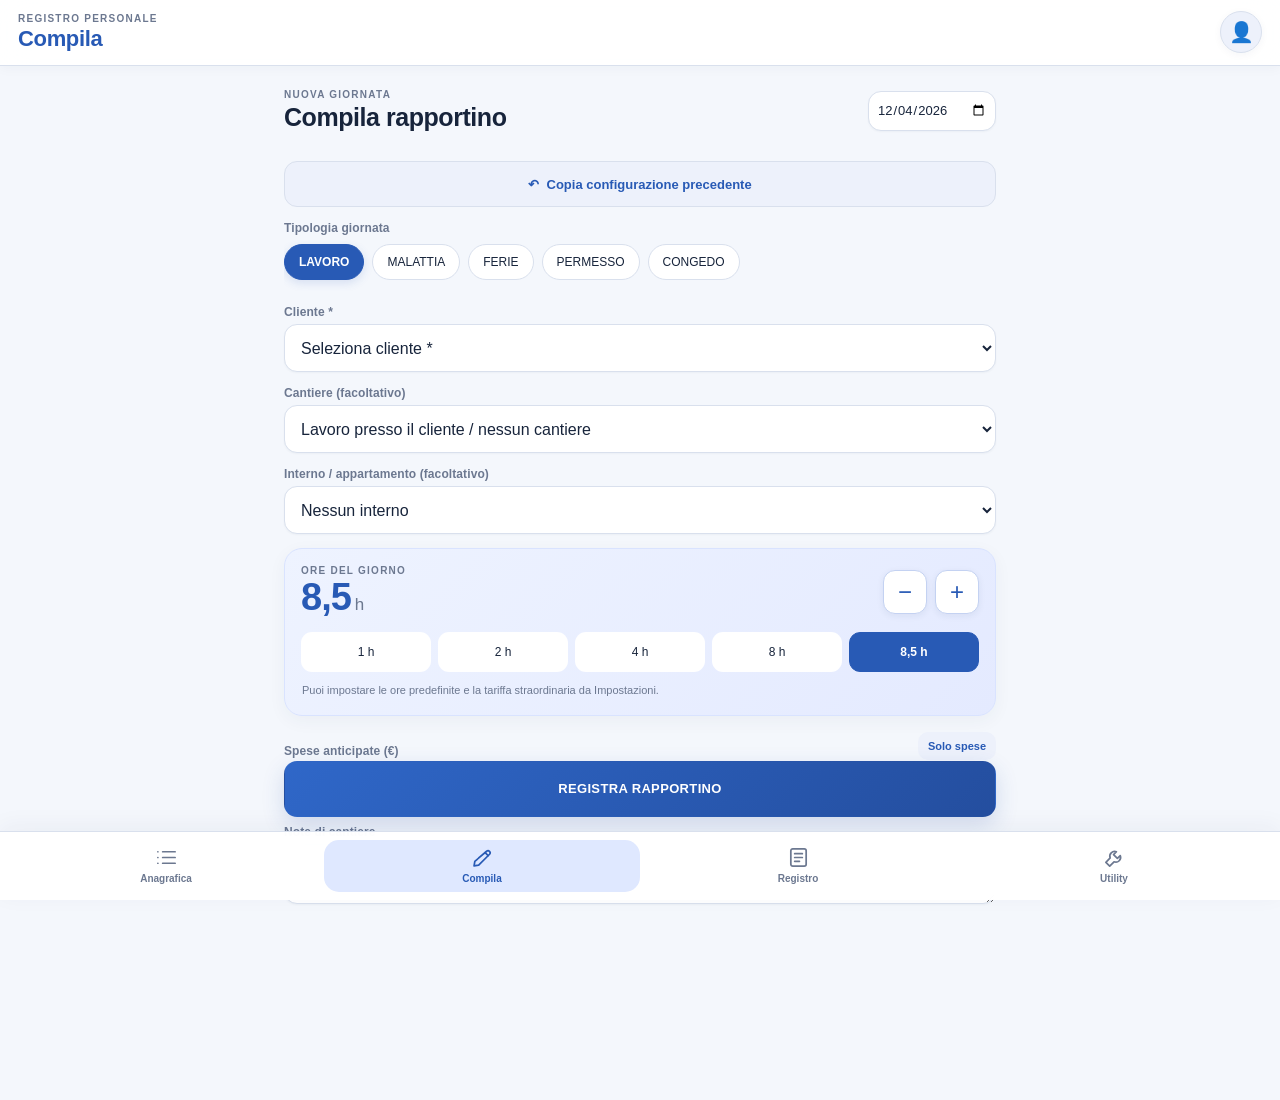
<file: index.html>
<!doctype html>
<html lang="it">
<head>
  <meta charset="utf-8">
  <meta name="viewport" content="width=device-width,initial-scale=1,maximum-scale=1,viewport-fit=cover">
  <meta name="theme-color" content="#f4f7ff" media="(prefers-color-scheme: light)">
  <meta name="theme-color" content="#12151d" media="(prefers-color-scheme: dark)">
  <meta name="apple-mobile-web-app-capable" content="yes">
  <meta name="apple-mobile-web-app-status-bar-style" content="black-translucent">
  <meta name="apple-mobile-web-app-title" content="Registro Ore">
  <title>Registro Ore Cantieri</title>
  <link rel="manifest" href="manifest.json">
  <link rel="icon" href="icon-192.png" type="image/png">
  <link rel="apple-touch-icon" href="apple-touch-icon.png">
  <link rel="stylesheet" href="app.css?v=16">
</head>
<body>
<header class="topbar">
      <div><div class="eyebrow">REGISTRO PERSONALE</div><h1 id="screen-title">Compila</h1></div>
    <button class="profile-button" id="profile-button" aria-label="Impostazioni">👤</button>
  </header>
  <main id="app-main">
    <section class="screen active" id="screen-entry">
      <div class="section-heading"><div><div class="eyebrow">NUOVA GIORNATA</div><h2>Compila rapportino</h2></div><input id="report-date" type="date" aria-label="Data del rapportino"></div>
      <div id="frequent-sites" class="chips"></div>
      <button class="button secondary wide" id="copy-last">↶ &nbsp;Copia configurazione precedente</button>
      <label class="field-label">Tipologia giornata</label><div id="type-options" class="chips type-chips"></div>
      <div id="work-fields">
        <label class="field-label" for="customer-select">Cliente *</label><select id="customer-select"></select>
        <label class="field-label" for="site-select">Cantiere (facoltativo)</label><select id="site-select"></select>
        <label class="field-label" for="room-select">Interno / appartamento (facoltativo)</label><select id="room-select"></select>
      </div>
      <article class="hours-card">
        <div class="hours-row"><div><div class="eyebrow">ORE DEL GIORNO</div><strong id="hours-value">8.5</strong><span class="hours-unit">h</span></div><div class="stepper"><button id="hours-minus" aria-label="Diminuisci ore">−</button><button id="hours-plus" aria-label="Aumenta ore">+</button></div></div>
        <div class="quick-hours"><button data-hours="1">1 h</button><button data-hours="2">2 h</button><button data-hours="4">4 h</button><button data-hours="8">8 h</button><button data-hours="8.5">8,5 h</button></div>
        <p class="hint">Puoi impostare le ore predefinite e la tariffa straordinaria da Impostazioni.</p>
      </article>
      <div id="expenses-field">
        <div class="row-between"><label class="field-label" for="expenses">Spese anticipate (€)</label><button type="button" class="mini-button" id="expense-only">Solo spese</button></div>
        <input id="expenses" type="number" inputmode="decimal" min="0" step="0.01" value="0">
      </div>
      <label class="field-label" for="notes">Note di cantiere</label><textarea id="notes" rows="2" maxlength="2000" placeholder="Aggiungi una nota…"></textarea>
      <button class="button primary wide save-report" id="save-report">Registra rapportino</button>
    </section>

    <section class="screen" id="screen-register">
      <div class="section-heading"><div><div class="eyebrow">CLIENTI E CANTIERI</div><h2>Anagrafica</h2></div><button class="button primary compact" id="add-customer">＋ Cliente</button></div>
      <div class="action-row"><button class="button secondary" id="export-backup">Esporta backup + foto</button><button class="button secondary" id="import-backup">Ripristina</button><input id="backup-file" type="file" accept="application/json,.json" hidden></div><button class="button secondary wide" id="undo-import" hidden>Recupera dati precedenti al ripristino</button>
      <div id="customer-list" class="stack"></div>
    </section>

    <section class="screen" id="screen-board">
      <div class="section-heading"><div><div class="eyebrow">RIEPILOGO</div><h2>Registro</h2></div><div class="row-actions"><button class="profile-name" id="profile-name"></button><button class="button secondary compact" id="settings-open">Impostazioni</button></div></div>
      <div class="month-control"><button id="month-prev" aria-label="Mese precedente">‹</button><strong id="month-label"></strong><button id="month-next" aria-label="Mese successivo">›</button></div>
      <div class="filter-grid"><select id="filter-type"><option value="TUTTI">Tutti i tipi</option><option>LAVORO</option><option>MALATTIA</option><option>FERIE</option><option>PERMESSO</option><option>CONGEDO</option></select><select id="filter-customer"><option value="">Tutti i clienti</option></select></div>
      <input id="search" type="search" placeholder="Cerca cliente, cantiere o note…">
      <div class="stats-grid"><article><span>ORDINARIE</span><strong id="total-ordinary">0 h</strong></article><article><span>STRAORDINARIE</span><strong id="total-overtime">0 h</strong><small id="overtime-value"></small></article><article><span>SPESE</span><strong id="total-expenses">€ 0</strong></article></div>
      <div class="progress-wrap"><div class="progress-label"><span>Ore ordinarie / obiettivo feriale</span><span id="progress-text">0 / 0 h</span></div><div class="progress"><i id="progress-bar"></i></div></div>
      <button class="button secondary wide" id="check-gaps">Controlla giornate mancanti</button>
      <div id="report-list" class="stack"></div>
      <div class="action-row"><button class="button secondary" id="export-csv">Esporta CSV</button><button class="button secondary" id="print-report">Stampa / PDF</button></div>
    </section>

    <section class="screen" id="screen-tools">
      <div class="eyebrow">STRUMENTI DA CANTIERE</div><h2>Utility elettriche</h2>
      <div id="utility-home" class="utility-home">
        <label class="utility-search"><span aria-hidden="true">⌕</span><input id="utility-search" type="search" placeholder="Cerca uno strumento…" aria-label="Cerca nelle utility"></label>
        <div class="utility-menu-group"><div class="utility-group-title"><h3>Quadri</h3><span></span></div>
          <button class="utility-menu-item utility-feature" data-utility-open="panel" data-utility-target="tool-panel" data-search="quadro elettrico dispositivi cablaggio din"><span class="utility-icon">ϟ</span><span class="utility-item-copy"><strong>Progetta quadro elettrico</strong><small>Disponi gli apparecchi e prepara il cablaggio</small></span><span class="utility-chevron">›</span></button>
        </div>
        <div class="utility-menu-group"><div class="utility-group-title"><h3>Materiali</h3><span></span></div>
          <button class="utility-menu-item" data-utility-open="materials" data-utility-target="tool-materials" data-search="lista spesa materiale codice cavo tubo morsetto presa quadro"><span class="utility-icon">▤</span><span class="utility-item-copy"><strong>Lista materiali</strong><small>Cerca per codice o nome e prepara la spesa</small></span><span class="utility-chevron">›</span></button>
        </div>
        <div class="utility-menu-group"><div class="utility-group-title"><h3>Calcoli</h3><span></span></div>
          <button class="utility-menu-item" data-utility-open="calculations" data-utility-target="tool-guided" data-search="dimensionamento cavo protezione caduta tensione sezione"><span class="utility-icon">⌁</span><span class="utility-item-copy"><strong>Dimensionamento cavo</strong><small>Sezione, caduta e protezione</small></span><span class="utility-star" aria-hidden="true">★</span><span class="utility-chevron">›</span></button>
          <button class="utility-menu-item" data-utility-open="calculations" data-utility-target="tool-general" data-search="calcolatore elettrico corrente potenza"><span class="utility-icon">▦</span><span class="utility-item-copy"><strong>Calcolatore elettrico</strong><small>Corrente e lunghezza indicativa</small></span><span class="utility-chevron">›</span></button>
          <button class="utility-menu-item" data-utility-open="calculations" data-utility-target="tool-area" data-search="superficie volume cantiere metri"><span class="utility-icon">□</span><span class="utility-item-copy"><strong>Superficie / volume</strong><small>Calcolo rapido associabile a un cantiere</small></span><span class="utility-chevron">›</span></button>
          <button class="utility-menu-item" data-utility-open="motor" data-utility-target="tool-motor" data-search="motore corrente condensatore trifase monofase"><span class="utility-icon">◉</span><span class="utility-item-copy"><strong>Motore</strong><small>Corrente nominale e condensatore</small></span><span class="utility-chevron">›</span></button>
        </div>
        <div class="utility-menu-group"><div class="utility-group-title"><h3>Riferimenti</h3><span></span></div>
          <button class="utility-menu-item" data-utility-open="conversions" data-utility-target="tool-conversions" data-search="conversioni awg lunghezza tensione temperatura diametro pollici pg"><span class="utility-icon">⇄</span><span class="utility-item-copy"><strong>Conversioni</strong><small>Sezioni, diametri, lunghezze e unità comuni</small></span><span class="utility-chevron">›</span></button>
          <button class="utility-menu-item" data-utility-open="pinouts" data-utility-target="tool-pinouts" data-search="piedinature connettori ethernet usb rs232"><span class="utility-icon">⊙</span><span class="utility-item-copy"><strong>Piedinature</strong><small>Pinout dei connettori più usati</small></span><span class="utility-chevron">›</span></button>
        </div>
        <p id="utility-empty" class="empty" hidden>Nessuno strumento corrisponde alla ricerca.</p>
      </div>
      <div id="utility-detail" hidden>
        <button class="utility-back" id="utility-back">‹ <span>Tutte le utility</span></button>
        <nav class="utility-tabs" aria-label="Sezioni utility">
          <button class="utility-tab active" data-utility-tab="panel">Quadri</button><button class="utility-tab" data-utility-tab="materials">Materiali</button><button class="utility-tab" data-utility-tab="calculations">Calcoli</button><button class="utility-tab" data-utility-tab="motor">Motore</button><button class="utility-tab" data-utility-tab="conversions">Conversioni</button><button class="utility-tab" data-utility-tab="pinouts">Piedinature</button>
        </nav>
      <div class="utility-panel active" id="utility-panel">
        <article class="card panel-launcher" id="panel-launcher">
          <h3>Quadri elettrici</h3>
          <p class="hint">Crea una bozza libera, riapri un modello o parti dal quadro di un cantiere.</p>
          <div class="panel-launch-actions"><button class="button primary" id="panel-new-board">＋ Nuovo quadro</button><button class="button secondary" id="panel-open-library">Libreria · <span id="panel-library-count">0</span></button></div>
          <details class="panel-site-picker"><summary>Apri un quadro collegato a un cantiere</summary><div class="form-grid"><label>Cliente<select id="panel-customer"></select></label><label>Cantiere<select id="panel-site"></select></label></div><button class="button secondary wide" id="panel-open-site">Apri quadro del cantiere</button></details>
        </article>
        <article class="card panel-card" id="tool-panel" hidden>
          <div class="panel-editor-header"><button class="mini-button" id="panel-exit" aria-label="Esci dal quadro">‹ Esci</button><strong id="panel-editor-title">Quadro libero</strong><div class="row-actions"><button class="mini-button" id="panel-zoom-out" aria-label="Riduci zoom">−</button><button class="mini-button" id="panel-zoom-reset">100%</button><button class="mini-button" id="panel-zoom-in" aria-label="Aumenta zoom">＋</button></div></div>
          <div class="panel-editor-toolbar"><button class="button secondary compact" id="panel-settings-toggle">⚙ Quadro</button><button class="button secondary compact" id="panel-materials-toggle">＋ Dispositivi</button><button class="button secondary compact" id="panel-wiring-toggle">Cablaggio</button><button class="button secondary compact" id="panel-share-button">Esporta</button><button class="button primary compact" id="panel-save-open">Salva</button></div>
          <h3>Disegno del quadro</h3>
          <p class="hint">Disponi i dispositivi sulle guide e tocca un elemento per modificarlo. Schema illustrativo.</p>
          <details id="panel-settings" class="panel-settings"><summary>Destinazione e dimensioni</summary><div class="form-grid panel-project-fields"><label>Nome quadro<input id="board-name" maxlength="120" placeholder="es. Quadro appartamento"></label><label>Moduli per fila<input id="board-row-width" type="number" min="1" max="200" value="18"></label><label>Guide DIN previste<input id="board-row-count" type="number" min="1" max="24" value="1"></label></div><label class="field-label" for="board-notes">Note del progetto</label><textarea id="board-notes" rows="2" maxlength="2000" placeholder="Alimentazione, riferimenti, avvertenze…"></textarea></details>
          <div id="panel-builder" class="panel-builder" hidden>
            <div class="panel-quick-types" id="panel-quick-types">
              <button class="chip" data-quick-device="magnetotermico" data-quick-poles="2" data-quick-modules="1" data-quick-neutral="right">MT 2P · 1M</button><button class="chip" data-quick-device="magnetotermico" data-quick-poles="1" data-quick-modules="1">MT 1P</button><button class="chip" data-quick-device="differenziale">Differenziale</button><button class="chip" data-quick-device="magnetotermico-differenziale">MTD</button><button class="chip" data-quick-device="sezionatore">Sezionatore</button><button class="chip" data-quick-device="rele">Relè</button><button class="chip" data-quick-device="orologio">Orologio</button><button class="chip" data-quick-device="trasformatore">Trasformatore</button><button class="chip" data-quick-device="alimentatore">Alimentatore</button><button class="chip" data-quick-device="portafusibile">Portafusibile</button><button class="chip" data-quick-device="selettore-012">Selettore 0-1-2</button><button class="chip" data-quick-device="morsettiera-distribuzione">Distribuzione</button>
            </div>
            <label>Dispositivo<select id="device-type"><optgroup label="Protezione"><option value="magnetotermico">Magnetotermico</option><option value="differenziale">Differenziale</option><option value="magnetotermico-differenziale">Magnetotermico differenziale</option><option value="sezionatore">Sezionatore</option><option value="scaricatore-spd">Scaricatore SPD</option><option value="portafusibile">Portafusibile</option><option value="protezione-motore">Protezione motore</option></optgroup><optgroup label="Comando"><option value="contattore">Contattore</option><option value="rele">Relè</option><option value="orologio">Orologio temporizzatore</option><option value="orologio-astronomico">Orologio astronomico</option><option value="rele-passo-passo">Relè passo-passo</option><option value="selettore-012">Selettore a camme 0-1-2</option><option value="commutatore-inversione">Commutatore inversione motore</option><option value="commutatore-stella-triangolo">Commutatore stella-triangolo</option><option value="pulsante-modulare">Pulsante modulare NO/NC</option><option value="spia-modulare">Spia LED modulare</option></optgroup><optgroup label="Alimentazione"><option value="trasformatore">Trasformatore</option><option value="alimentatore">Alimentatore AC/DC</option></optgroup><optgroup label="Misura"><option value="contatore-energia">Contatore energia</option><option value="selettore-voltmetro">Selettore voltmetro</option><option value="selettore-amperometro">Selettore amperometro</option></optgroup><optgroup label="Distribuzione"><option value="barra-pettine">Barra pettine / cablaggio</option><option value="barra-neutro">Barra neutro</option><option value="barra-terra">Barra terra</option><option value="morsettiera">Morsettiera</option><option value="morsettiera-distribuzione">Morsettiera di distribuzione</option><option value="blocco-distribuzione">Blocco di distribuzione</option></optgroup><option value="altro">Componente personalizzato</option></select></label>
            <div class="form-grid"><label>Sigla<input id="device-sigla" maxlength="30" placeholder="QF1"></label><label>Nome circuito<input id="device-circuit" maxlength="160" placeholder="Luci piano terra"></label></div>
            <label>Descrizione<input id="device-label" type="text" maxlength="80" placeholder="Magnetotermico curva C"></label>
            <div class="form-grid"><label>Poli (1–8)<input id="device-poles" type="number" min="1" max="8" value="1"></label><label>Moduli DIN<input id="device-modules" type="number" min="1" max="60" value="1"></label><label>Spazio prima (moduli)<select id="device-gap-before"><option value="0">0</option><option value="1">1</option><option value="2">2</option></select></label><label>Nuova guida prima<select id="device-new-row"><option value="false">No</option><option value="true">Sì</option></select></label><label>Corrente nominale (A)<input id="device-current" type="text" inputmode="decimal" placeholder="16"></label><label>Curva / classe<input id="device-curve" maxlength="20" placeholder="C"></label></div>
            <div class="form-grid"><label>Tipo differenziale<input id="device-diff-type" maxlength="30" placeholder="A, AC, F, B"></label><label>Sensibilità (mA)<input id="device-diff-sensitivity" type="number" min="0" max="10000" placeholder="30"></label></div>
            <label id="selector-config-wrap" hidden>Contatti del selettore<select id="device-selector-inputs"><option value="1">1 ingresso · 2 uscite</option><option value="2">2 ingressi · 4 uscite</option></select></label>
            <label id="relay-config-wrap" hidden>Contatti relè<select id="device-relay-contacts"><option value="">Generico</option><option>2 NO</option><option>2 NC</option><option>1 NO + 1 NC</option><option>2 scambi</option><option>4 scambi</option></select><small>Il disegno mostra anche i terminali bobina A1/A2.</small></label>
            <label>Lato del neutro<select id="device-neutral"><option value="na">Nessuno</option><option value="left">Sinistra</option><option value="right">Destra</option></select></label>
            <button type="button" class="button primary wide" id="add-device">＋ Aggiungi apparecchio</button><button type="button" class="button secondary wide" id="cancel-device-edit" hidden>Annulla modifica</button>
          </div>
          <div class="panel-view-switch" id="panel-view-switch"><button class="chip active" id="panel-layout-view">Layout DIN</button><button class="chip" id="panel-wiring-view">Cablaggio</button><button class="button secondary compact" id="share-panel">Esporta disegno</button></div>
          <div id="panel-summary" class="panel-summary"></div><div id="panel-board" class="panel-board"></div>
          <section id="panel-wiring" class="panel-wiring" hidden><h4>Disegna un collegamento</h4><div class="form-grid"><label>Da<select id="wire-from"></select></label><label>A<select id="wire-to"></select></label></div><div class="form-grid"><label>Morsetto da<input id="wire-from-terminal" maxlength="30" value="L"></label><label>Morsetto a<input id="wire-to-terminal" maxlength="30" value="L"></label></div><div class="form-grid"><label>Conduttore<select id="wire-kind"><option value="Fase">Fase</option><option value="Neutro">Neutro</option><option value="Terra">Terra</option><option value="Comando">Comando</option></select></label><span class="wire-hint">Il colore viene assegnato automaticamente</span></div><button class="button secondary wide" id="add-wire">＋ Aggiungi collegamento</button><div id="panel-links" class="panel-links"></div></section>
        </article>
      </div>
      <div class="utility-panel" id="utility-materials">
        <article class="card" id="tool-materials"><h3>Lista materiali</h3><p class="hint">Catalogo generico, senza marche obbligatorie. Gli articoli e la lista restano sul dispositivo e nei backup.</p><label class="field-label" for="material-search">Cerca per nome o codice</label><input id="material-search" type="search" placeholder="es. CAV-2P5 oppure cavo 2,5 mm²"><div id="material-category-filter" class="chips material-category-filter" aria-label="Categorie materiali"></div><div id="material-catalog" class="material-catalog"></div><form id="material-custom-form" class="member-invite"><h4>Aggiungi articolo personalizzato</h4><div class="form-grid"><label>Descrizione<input id="material-name" maxlength="300" required></label><label>Quantità<input id="material-quantity" type="number" min="0.01" step="0.01" value="1" required></label><label>Unità<input id="material-unit" maxlength="30" list="material-unit-options" value="pz"><datalist id="material-unit-options"><option value="pz"><option value="m"><option value="cm"><option value="rotolo"><option value="scatola"><option value="confezione"><option value="kg"></datalist></label><label>Categoria<input id="material-category" maxlength="100" placeholder="Altro" list="material-category-options"><datalist id="material-category-options"></datalist></label><label class="form-wide">Nota<input id="material-note" maxlength="1000"></label></div><button class="button secondary wide" type="submit">＋ Aggiungi alla lista</button></form><div class="row-between shopping-heading"><h3>Da acquistare</h3><button class="button secondary compact" id="share-shopping-list" type="button">↗ Inoltra</button></div><div id="shopping-list" class="stack"></div></article>
      </div>
      <div class="utility-panel" id="utility-calculations">
        <article class="card" id="tool-general"><h3>Calcolatore elettrico</h3><div class="chip-row"><button class="chip active" id="calc-single">Monofase</button><button class="chip" id="calc-three">Trifase</button></div><label>Tipo di calcolo<select id="general-kind"><option value="current">Corrente da potenza</option><option value="max-length">Lunghezza massima stimata</option></select></label><div class="form-grid"><label id="general-a-label">Potenza (kW)<input id="general-a" type="text" inputmode="decimal" value="1"></label><label id="general-b-label">Tensione (V)<input id="general-b" type="text" inputmode="decimal" value="230"></label></div><div id="max-length-fields" hidden><div class="form-grid"><label>Tensione (V)<input id="general-voltage" type="text" inputmode="decimal" value="230"></label><label>Corrente (A)<input id="general-current" type="text" inputmode="decimal" value="16"></label></div><div class="chip-row"><button class="chip active" id="general-copper">Rame</button><button class="chip" id="general-aluminium">Alluminio</button></div></div><label id="power-factor-label">cos φ (0–1)<input id="power-factor" type="text" inputmode="decimal" value="0,9"></label><button class="button primary wide" id="calc-general">Calcola</button><p id="general-result" class="result"></p><p class="hint">Formule semplificate per stime rapide.</p></article>
        <article class="card" id="tool-area"><h3>Calcolo superficie / volume</h3><div class="form-grid"><label>Cliente (facoltativo)<select id="area-customer"></select></label><label>Cantiere (facoltativo)<select id="area-site"></select></label></div><label>Calcolo<select id="area-kind"><option value="area">Superficie</option><option value="volume">Volume</option></select></label><label>Lunghezza / base (m)<input id="area-a" type="text" inputmode="decimal" value="20"></label><div class="form-grid"><label>Larghezza (m)<input id="area-b" type="text" inputmode="decimal" value="10"></label><label id="area-height-label" hidden>Altezza (m)<input id="area-c" type="text" inputmode="decimal" value="2,5"></label></div><button class="button primary wide" id="calc-area">Calcola</button><p id="area-result" class="result"></p></article>
        <article class="card" id="tool-guided"><h3>Dimensionamento preliminare cavo e protezione</h3><p class="hint">Inserisci Iz corretta per sezione, posa e condizioni d’installazione.</p><div class="chip-row"><button class="chip active" id="guided-single">Monofase</button><button class="chip" id="guided-three">Trifase</button></div><div class="form-grid"><label>Tensione (V)<input id="guided-voltage" type="text" inputmode="decimal" value="230"></label><label>Corrente Ib (A)<input id="guided-current" type="text" inputmode="decimal" value="16"></label><label>Lunghezza tratta (m)<input id="guided-length" type="text" inputmode="decimal" value="25"></label><label>Sezione cavo (mm²)<input id="guided-section" type="text" inputmode="decimal" value="2,5"></label></div><div class="chip-row"><button class="chip active" id="guided-copper">Rame</button><button class="chip" id="guided-aluminium">Alluminio</button></div><div class="form-grid"><label>cos φ<input id="guided-cosphi" type="text" inputmode="decimal" value="0,9"></label><label>Caduta limite (%)<input id="guided-limit" type="text" inputmode="decimal" value="3"></label><label>Protezione In (A)<input id="guided-in" type="text" inputmode="decimal" value="16"></label><label>Portata corretta Iz (A)<input id="guided-iz" type="text" inputmode="decimal" value="24"></label></div><button class="button primary wide" id="calc-guided">Verifica cavo e protezione</button><p id="guided-result" class="result"></p><p class="hint">Controllo preliminare: non verifica cortocircuito, tempi d’intervento o selettività. Conferma dati e condizioni di posa secondo le norme applicabili.</p></article>
      </div>
      <div class="utility-panel" id="utility-motor">
        <article class="card" id="tool-motor"><h3>Corrente nominale stimata</h3><div class="chip-row"><button class="chip" id="motor-single">Monofase</button><button class="chip active" id="motor-three">Trifase</button></div><div class="form-grid"><label>Potenza (kW)<input id="motor-power" type="text" inputmode="decimal" value="0,75"></label><label>Tensione (V)<input id="motor-voltage" type="text" inputmode="decimal" value="400"></label><label>cos φ<input id="motor-cosphi" type="text" inputmode="decimal" value="0,8"></label><label>Rendimento (η)<input id="motor-efficiency" type="text" inputmode="decimal" value="0,8"></label></div><button class="button primary wide" id="calc-motor">Calcola corrente</button><p id="motor-result" class="result"></p><p class="hint">Stima: usa i dati di targa per un risultato affidabile.</p></article><article class="card"><h3>Motore trifase → monofase · condensatore</h3><label>Potenza motore (kW)<input id="motor-cap-power" type="text" inputmode="decimal" value="0,75"></label><button class="button secondary wide" id="calc-capacitor">Stima condensatore</button><p id="capacitor-result" class="result"></p><p class="hint">La stima è indicativa e non sostituisce lo schema del costruttore.</p></article>
      </div>
      <div class="utility-panel" id="utility-conversions">
        <article class="card" id="tool-conversions"><h3>Conversioni</h3><label>Tipo<select id="conversion-kind"><option value="area">Sezione ↔ AWG</option><option value="length">Metri ↔ piedi</option><option value="voltage">Volt efficaci ↔ picco</option><option value="power">kW ↔ CV</option><option value="temperature">°C ↔ °F</option><option value="diameter">Diametro mm ↔ pollici / PG</option></select></label><div class="chip-row" id="conversion-directions"><button class="chip active" id="conversion-forward">Da A a B</button><button class="chip" id="conversion-reverse">Da B a A</button></div><label><span id="conversion-input-label">Valore</span><input id="conversion-value" type="text" inputmode="decimal" value="2,5"></label><button class="button primary wide" id="convert-value">Converti</button><p id="conversion-result" class="result"></p><details class="pinout-table"><summary>Tabella diametri filettatura PG</summary><p class="hint">Diametro esterno del filetto e passo secondo DIN 40430. Il pollice è la conversione matematica del diametro in millimetri.</p><table><thead><tr><th>Filetto</th><th>Ø esterno mm</th><th>Ø pollici</th><th>Passo mm</th></tr></thead><tbody><tr><td>PG 7</td><td>12,50</td><td>0,492</td><td>1,27</td></tr><tr><td>PG 9</td><td>15,20</td><td>0,598</td><td>1,41</td></tr><tr><td>PG 11</td><td>18,60</td><td>0,732</td><td>1,41</td></tr><tr><td>PG 13,5</td><td>20,40</td><td>0,803</td><td>1,41</td></tr><tr><td>PG 16</td><td>22,50</td><td>0,886</td><td>1,41</td></tr><tr><td>PG 21</td><td>28,30</td><td>1,114</td><td>1,588</td></tr><tr><td>PG 29</td><td>37,00</td><td>1,457</td><td>1,588</td></tr><tr><td>PG 36</td><td>47,00</td><td>1,850</td><td>1,588</td></tr><tr><td>PG 42</td><td>54,00</td><td>2,126</td><td>1,588</td></tr><tr><td>PG 48</td><td>59,30</td><td>2,335</td><td>1,588</td></tr></tbody></table></details><p class="hint">Il PG non è una conversione esatta da mm: il risultato indica la filettatura PG con diametro esterno più vicino. Verifica sempre il componente e il foro richiesto.</p><p class="hint">Le altre equivalenze sono indicative; la conversione AWG non determina la portata del cavo.</p></article>
      </div>
      <div class="utility-panel" id="utility-pinouts">
        <article class="card" id="tool-pinouts"><h3>Piedinature di riferimento</h3><p class="hint">Schema vettoriale: tocca un contatto per leggere il numero e la funzione. La vista indicata è importante: lato spina e lato presa possono risultare speculari.</p><label>Connettore<select id="pinout-kind"></select></label><div id="pinout-table" class="pinout-table"></div></article>
      </div>
      </div>
    </section>
  </main>
  <nav class="bottom-nav" aria-label="Navigazione principale">
    <button class="nav-button" data-screen="register"><svg viewBox="0 0 24 24" aria-hidden="true"><path d="M8 6h13M8 12h13M8 18h13M3 6h.01M3 12h.01M3 18h.01"/></svg><span>Anagrafica</span></button><button class="nav-button active" data-screen="entry"><svg viewBox="0 0 24 24" aria-hidden="true"><path d="m4 16-.8 4.8L8 20l11.4-11.4a2.2 2.2 0 0 0-3.1-3.1L4 16Z"/><path d="m14.8 6.9 3.1 3.1"/></svg><span>Compila</span></button><button class="nav-button" data-screen="board"><svg viewBox="0 0 24 24" aria-hidden="true"><rect x="4" y="3" width="16" height="18" rx="2"/><path d="M8 8h8M8 12h8M8 16h5"/></svg><span>Registro</span></button><button class="nav-button" data-screen="tools"><svg viewBox="0 0 24 24" aria-hidden="true"><path d="M14 6a5 5 0 0 0-6.5 6.5L3 17l4 4 4.5-4.5A5 5 0 0 0 18 10l-3 3-4-4 3-3Z"/></svg><span>Utility</span></button>
  </nav>
  <section id="photo-modal" class="photo-modal" hidden aria-labelledby="photo-modal-title" role="dialog" aria-modal="true"><div class="photo-dialog"><div class="row-between"><h2 id="photo-modal-title">Foto cantiere o cliente</h2><button id="close-photo-modal" class="mini-button" aria-label="Chiudi foto">✕</button></div><p class="hint">Le foto restano su questo dispositivo. Sono incluse nel backup e puoi inoltrarle con “Condividi”.</p><label>Cliente<select id="photo-customer"></select></label><label>Destinazione<select id="photo-site"></select></label><label class="button secondary wide file-button">Scatta o scegli foto<input id="photo-input" type="file" accept="image/*" capture="environment" multiple></label><div id="photo-gallery" class="photo-grid"></div></div></section>
  <section id="settings-modal" class="photo-modal" hidden aria-labelledby="settings-title" role="dialog" aria-modal="true"><div class="photo-dialog"><div class="row-between"><h2 id="settings-title">Impostazioni</h2><button id="settings-close" class="mini-button" aria-label="Chiudi impostazioni">✕</button></div><label class="field-label" for="setting-name">Nome / intestazione report</label><input id="setting-name" maxlength="300"><label class="field-label" for="setting-hours">Ore precompilate nel rapportino</label><input id="setting-hours" type="text" inputmode="decimal" placeholder="8,5"><label class="field-label" for="setting-overtime-rate">Tariffa straordinario (€/h)</label><input id="setting-overtime-rate" type="text" inputmode="decimal" placeholder="0"><p class="hint">La tariffa è una stima personale applicata alle ore straordinarie del riepilogo.</p><div class="action-row"><button class="button secondary" id="settings-cancel">Annulla</button><button class="button primary" id="settings-save">Salva</button></div></div></section>
  <section id="panel-save-modal" class="photo-modal" hidden aria-labelledby="panel-save-title" role="dialog" aria-modal="true"><div class="photo-dialog"><div class="row-between"><h2 id="panel-save-title">Salva quadro</h2><button class="mini-button" data-close-modal="panel-save-modal" aria-label="Chiudi">✕</button></div><p class="hint">La libreria conserva modelli indipendenti dai cantieri.</p><button class="button secondary wide" id="panel-save-library">Salva in libreria</button><hr><label class="field-label" for="panel-save-customer">Associa a un cantiere</label><select id="panel-save-customer"></select><select id="panel-save-site"></select><button class="button primary wide" id="panel-save-site-button">Salva nel cantiere</button><p id="panel-save-error" class="auth-error" role="status" aria-live="polite"></p></div></section>
  <section id="panel-library-modal" class="photo-modal" hidden aria-labelledby="panel-library-title" role="dialog" aria-modal="true"><div class="photo-dialog"><div class="row-between"><h2 id="panel-library-title">Libreria quadri</h2><button class="mini-button" data-close-modal="panel-library-modal" aria-label="Chiudi">✕</button></div><p class="hint">Apri o duplica un modello. La libreria non dipende dai clienti.</p><div id="panel-library-list" class="stack"></div></div></section>
  <section id="panel-exit-modal" class="photo-modal" hidden aria-labelledby="panel-exit-title" role="dialog" aria-modal="true"><div class="photo-dialog"><h2 id="panel-exit-title">Modifiche non salvate</h2><p class="hint">Vuoi salvare il quadro prima di uscire?</p><div class="stack"><button class="button primary wide" id="panel-exit-save">Scegli dove salvare</button><button class="button secondary wide" id="panel-exit-discard">Esci senza salvare</button><button class="button secondary wide" id="panel-exit-cancel">Continua a modificare</button></div></div></section>
  <section id="material-detail-modal" class="photo-modal" hidden aria-labelledby="material-detail-title" role="dialog" aria-modal="true"><div class="photo-dialog"><div class="row-between"><h2 id="material-detail-title">Dettagli articolo</h2><button id="material-detail-close" class="mini-button" aria-label="Chiudi dettagli articolo">✕</button></div><p class="hint" id="material-detail-hint"></p><div id="material-detail-color-field"><label class="field-label" for="material-detail-color">Colore</label><select id="material-detail-color"></select></div><div id="material-detail-brand-fields"><label class="field-label" for="material-detail-brand">Marca</label><input id="material-detail-brand" maxlength="100" list="material-brand-options"><datalist id="material-brand-options"></datalist><label class="field-label" for="material-detail-series">Serie</label><input id="material-detail-series" maxlength="100" list="material-series-options"><datalist id="material-series-options"></datalist></div><div class="action-row"><button class="button secondary" id="material-detail-cancel" type="button">Annulla</button><button class="button primary" id="material-detail-save" type="button">Salva</button></div></div></section>
<div id="toast" role="status" aria-live="polite"></div>
  <script src="local-mode.js?v=1" defer></script>
  <script src="app.js?v=21" defer></script>
</body>
</html>
</file>
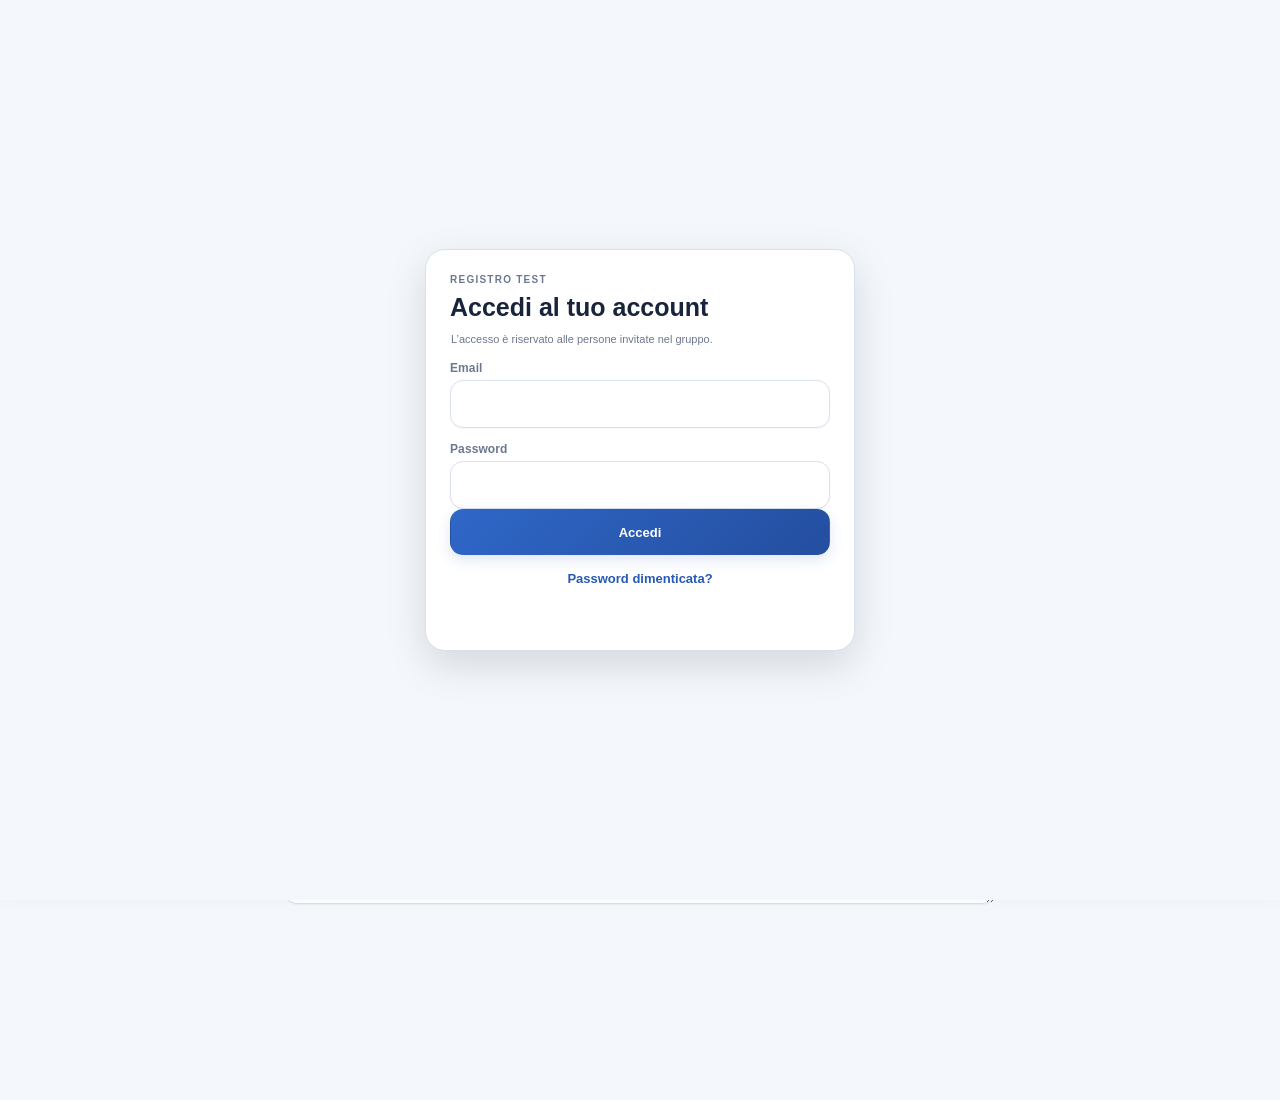
<file: test/index.html>
<!doctype html>
<html lang="it">
<head>
  <meta charset="utf-8">
  <meta name="viewport" content="width=device-width,initial-scale=1,maximum-scale=1,viewport-fit=cover">
  <meta name="theme-color" content="#f4f7ff" media="(prefers-color-scheme: light)">
  <meta name="theme-color" content="#12151d" media="(prefers-color-scheme: dark)">
  <meta name="apple-mobile-web-app-capable" content="yes">
  <meta name="apple-mobile-web-app-status-bar-style" content="black-translucent">
  <meta name="apple-mobile-web-app-title" content="Registro TEST">
  <title>Registro Ore Cantieri · TEST</title>
  <link rel="manifest" href="manifest.json">
  <link rel="icon" href="icon-192.png" type="image/png">
  <link rel="apple-touch-icon" href="apple-touch-icon.png">
  <link rel="stylesheet" href="app.css?v=16">
</head>
<body>
  <section id="auth-screen" class="auth-screen" aria-labelledby="auth-title">
    <form id="auth-form" class="auth-card">
      <div class="eyebrow">REGISTRO TEST</div>
      <h1 id="auth-title">Accedi al tuo account</h1>
      <p class="hint">L’accesso è riservato alle persone invitate nel gruppo.</p>
      <label class="field-label" for="auth-email">Email</label><input id="auth-email" type="email" autocomplete="username" required>
      <label class="field-label" for="auth-password">Password</label><input id="auth-password" type="password" autocomplete="current-password" required>
      <button class="button primary wide" id="auth-submit" type="submit">Accedi</button>
      <button class="auth-link" id="auth-forgot" type="button">Password dimenticata?</button>
      <button class="button secondary wide" id="auth-workspaces" type="button" hidden>Gestione aziende</button>
      <p id="auth-error" class="auth-error" role="status" aria-live="polite"></p>
    </form>
    <form id="invite-form" class="auth-card" hidden>
      <div class="eyebrow">INVITO AL GRUPPO</div>
      <h1>Imposta la password</h1>
      <p id="invite-email" class="hint"></p>
      <label class="field-label" for="invite-password">Nuova password</label><input id="invite-password" type="password" autocomplete="new-password" minlength="8" required>
      <label class="field-label" for="invite-password-confirm">Ripeti la password</label><input id="invite-password-confirm" type="password" autocomplete="new-password" minlength="8" required>
      <button class="button primary wide" id="invite-submit" type="submit">Attiva account</button>
      <button class="auth-link" id="invite-cancel" type="button">Torna all’accesso</button>
      <p id="invite-error" class="auth-error" role="status" aria-live="polite"></p>
    </form>
  </section>
  <header class="topbar">
      <div><div class="eyebrow">REGISTRO TEST</div><h1 id="screen-title">Compila</h1></div>
    <button class="profile-button" id="profile-button" aria-label="Impostazioni">👤</button>
  </header>
  <div id="account-bar" class="account-bar" hidden>
    <span id="account-label"></span>
    <div class="account-actions"><button class="mini-button" id="account-company" hidden>Cambia azienda</button><button class="mini-button" id="account-platform-manage" hidden>Gestione aziende</button><button class="mini-button" id="account-manage" hidden>Gestisci accessi</button><button class="mini-button" id="account-photo-cloud" hidden>Foto cloud</button><button class="mini-button" id="account-sync">Sincronizza</button><button class="mini-button" id="account-restore" hidden>Ripristina copia locale</button><button class="mini-button" id="account-signout">Esci</button></div>
  </div>
  <main id="app-main">
    <section class="screen active" id="screen-entry">
      <div class="section-heading"><div><div class="eyebrow">NUOVA GIORNATA</div><h2>Compila rapportino</h2></div><input id="report-date" type="date" aria-label="Data del rapportino"></div>
      <div id="frequent-sites" class="chips"></div>
      <button class="button secondary wide" id="copy-last">↶ &nbsp;Copia configurazione precedente</button>
      <label class="field-label">Tipologia giornata</label><div id="type-options" class="chips type-chips"></div>
      <div id="work-fields">
        <label class="field-label" for="customer-select">Cliente *</label><select id="customer-select"></select>
        <label class="field-label" for="site-select">Cantiere (facoltativo)</label><select id="site-select"></select>
        <label class="field-label" for="room-select">Interno / appartamento (facoltativo)</label><select id="room-select"></select>
      </div>
      <article class="hours-card">
        <div class="hours-row"><div><div class="eyebrow">ORE DEL GIORNO</div><strong id="hours-value">8.5</strong><span class="hours-unit">h</span></div><div class="stepper"><button id="hours-minus" aria-label="Diminuisci ore">−</button><button id="hours-plus" aria-label="Aumenta ore">+</button></div></div>
        <div class="quick-hours"><button data-hours="1">1 h</button><button data-hours="2">2 h</button><button data-hours="4">4 h</button><button data-hours="8">8 h</button><button data-hours="8.5">8,5 h</button></div>
        <p class="hint">Puoi impostare le ore predefinite e la tariffa straordinaria da Impostazioni.</p>
      </article>
      <div id="expenses-field">
        <div class="row-between"><label class="field-label" for="expenses">Spese anticipate (€)</label><button type="button" class="mini-button" id="expense-only">Solo spese</button></div>
        <input id="expenses" type="number" inputmode="decimal" min="0" step="0.01" value="0">
      </div>
      <label class="field-label" for="notes">Note di cantiere</label><textarea id="notes" rows="2" maxlength="2000" placeholder="Aggiungi una nota…"></textarea>
      <button class="button primary wide save-report" id="save-report">Registra rapportino</button>
    </section>

    <section class="screen" id="screen-register">
      <div class="section-heading"><div><div class="eyebrow">CLIENTI E CANTIERI</div><h2>Anagrafica</h2></div><button class="button primary compact" id="add-customer">＋ Cliente</button></div>
      <div class="action-row"><button class="button secondary" id="export-backup">Esporta backup + foto</button><button class="button secondary" id="import-backup">Ripristina</button><input id="backup-file" type="file" accept="application/json,.json" hidden></div><button class="button secondary wide" id="undo-import" hidden>Recupera dati precedenti al ripristino</button>
      <div id="customer-list" class="stack"></div>
    </section>

    <section class="screen" id="screen-board">
      <div class="section-heading"><div><div class="eyebrow">RIEPILOGO</div><h2>Registro</h2></div><div class="row-actions"><button class="profile-name" id="profile-name"></button><button class="button secondary compact" id="settings-open">Impostazioni</button></div></div>
      <div class="month-control"><button id="month-prev" aria-label="Mese precedente">‹</button><strong id="month-label"></strong><button id="month-next" aria-label="Mese successivo">›</button></div>
      <div class="filter-grid"><select id="filter-type"><option value="TUTTI">Tutti i tipi</option><option>LAVORO</option><option>MALATTIA</option><option>FERIE</option><option>PERMESSO</option><option>CONGEDO</option></select><select id="filter-customer"><option value="">Tutti i clienti</option></select></div>
      <input id="search" type="search" placeholder="Cerca cliente, cantiere o note…">
      <div class="stats-grid"><article><span>ORDINARIE</span><strong id="total-ordinary">0 h</strong></article><article><span>STRAORDINARIE</span><strong id="total-overtime">0 h</strong><small id="overtime-value"></small></article><article><span>SPESE</span><strong id="total-expenses">€ 0</strong></article></div>
      <div class="progress-wrap"><div class="progress-label"><span>Ore ordinarie / obiettivo feriale</span><span id="progress-text">0 / 0 h</span></div><div class="progress"><i id="progress-bar"></i></div></div>
      <button class="button secondary wide" id="check-gaps">Controlla giornate mancanti</button>
      <div id="report-list" class="stack"></div>
      <div class="action-row"><button class="button secondary" id="export-csv">Esporta CSV</button><button class="button secondary" id="print-report">Stampa / PDF</button></div>
    </section>

    <section class="screen" id="screen-tools">
      <div class="eyebrow">STRUMENTI DA CANTIERE</div><h2>Utility elettriche</h2>
      <div id="utility-home" class="utility-home">
        <label class="utility-search"><span aria-hidden="true">⌕</span><input id="utility-search" type="search" placeholder="Cerca uno strumento…" aria-label="Cerca nelle utility"></label>
        <div class="utility-menu-group" id="work-group"><div class="utility-group-title"><h3>Cantiere</h3><span></span></div>
          <button class="utility-menu-item" id="open-work-grid" data-search="avanzamento tabella lavori appartamenti interni"><span class="utility-icon">☑</span><span class="utility-item-copy"><strong>Avanzamento cantiere</strong><small>Lavorazioni e spunte per interno</small></span><span class="utility-chevron">›</span></button>
        </div>
        <div class="utility-menu-group"><div class="utility-group-title"><h3>Quadri</h3><span></span></div>
          <button class="utility-menu-item utility-feature" data-utility-open="panel" data-utility-target="tool-panel" data-search="quadro elettrico dispositivi cablaggio din"><span class="utility-icon">ϟ</span><span class="utility-item-copy"><strong>Progetta quadro elettrico</strong><small>Disponi gli apparecchi e prepara il cablaggio</small></span><span class="utility-chevron">›</span></button>
        </div>
        <div class="utility-menu-group"><div class="utility-group-title"><h3>Materiali</h3><span></span></div>
          <button class="utility-menu-item" data-utility-open="materials" data-utility-target="tool-materials" data-search="lista spesa materiale codice cavo tubo morsetto presa quadro"><span class="utility-icon">▤</span><span class="utility-item-copy"><strong>Lista materiali</strong><small>Cerca per codice o nome e prepara la spesa</small></span><span class="utility-chevron">›</span></button>
        </div>
        <div class="utility-menu-group"><div class="utility-group-title"><h3>Calcoli</h3><span></span></div>
          <button class="utility-menu-item" data-utility-open="calculations" data-utility-target="tool-guided" data-search="dimensionamento cavo protezione caduta tensione sezione"><span class="utility-icon">⌁</span><span class="utility-item-copy"><strong>Dimensionamento cavo</strong><small>Sezione, caduta e protezione</small></span><span class="utility-star" aria-hidden="true">★</span><span class="utility-chevron">›</span></button>
          <button class="utility-menu-item" data-utility-open="calculations" data-utility-target="tool-general" data-search="calcolatore elettrico corrente potenza"><span class="utility-icon">▦</span><span class="utility-item-copy"><strong>Calcolatore elettrico</strong><small>Corrente e lunghezza indicativa</small></span><span class="utility-chevron">›</span></button>
          <button class="utility-menu-item" data-utility-open="calculations" data-utility-target="tool-area" data-search="superficie volume cantiere metri"><span class="utility-icon">□</span><span class="utility-item-copy"><strong>Superficie / volume</strong><small>Calcolo rapido associabile a un cantiere</small></span><span class="utility-chevron">›</span></button>
          <button class="utility-menu-item" data-utility-open="motor" data-utility-target="tool-motor" data-search="motore corrente condensatore trifase monofase"><span class="utility-icon">◉</span><span class="utility-item-copy"><strong>Motore</strong><small>Corrente nominale e condensatore</small></span><span class="utility-chevron">›</span></button>
        </div>
        <div class="utility-menu-group"><div class="utility-group-title"><h3>Riferimenti</h3><span></span></div>
          <button class="utility-menu-item" data-utility-open="conversions" data-utility-target="tool-conversions" data-search="conversioni awg lunghezza tensione temperatura diametro pollici pg"><span class="utility-icon">⇄</span><span class="utility-item-copy"><strong>Conversioni</strong><small>Sezioni, diametri, lunghezze e unità comuni</small></span><span class="utility-chevron">›</span></button>
          <button class="utility-menu-item" data-utility-open="pinouts" data-utility-target="tool-pinouts" data-search="piedinature connettori ethernet usb rs232"><span class="utility-icon">⊙</span><span class="utility-item-copy"><strong>Piedinature</strong><small>Pinout dei connettori più usati</small></span><span class="utility-chevron">›</span></button>
        </div>
        <p id="utility-empty" class="empty" hidden>Nessuno strumento corrisponde alla ricerca.</p>
      </div>
      <div id="utility-detail" hidden>
        <button class="utility-back" id="utility-back">‹ <span>Tutte le utility</span></button>
        <nav class="utility-tabs" aria-label="Sezioni utility">
          <button class="utility-tab active" data-utility-tab="panel">Quadri</button><button class="utility-tab" data-utility-tab="materials">Materiali</button><button class="utility-tab" data-utility-tab="calculations">Calcoli</button><button class="utility-tab" data-utility-tab="motor">Motore</button><button class="utility-tab" data-utility-tab="conversions">Conversioni</button><button class="utility-tab" data-utility-tab="pinouts">Piedinature</button>
        </nav>
      <div class="utility-panel active" id="utility-panel">
        <article class="card panel-launcher" id="panel-launcher">
          <h3>Quadri elettrici</h3>
          <p class="hint">Crea una bozza libera, riapri un modello o parti dal quadro di un cantiere.</p>
          <div class="panel-launch-actions"><button class="button primary" id="panel-new-board">＋ Nuovo quadro</button><button class="button secondary" id="panel-open-library">Libreria · <span id="panel-library-count">0</span></button></div>
          <details class="panel-site-picker"><summary>Apri un quadro collegato a un cantiere</summary><div class="form-grid"><label>Cliente<select id="panel-customer"></select></label><label>Cantiere<select id="panel-site"></select></label></div><button class="button secondary wide" id="panel-open-site">Apri quadro del cantiere</button></details>
        </article>
        <article class="card panel-card" id="tool-panel" hidden>
          <div class="panel-editor-header"><button class="mini-button" id="panel-exit" aria-label="Esci dal quadro">‹ Esci</button><strong id="panel-editor-title">Quadro libero</strong><div class="row-actions"><button class="mini-button" id="panel-zoom-out" aria-label="Riduci zoom">−</button><button class="mini-button" id="panel-zoom-reset">100%</button><button class="mini-button" id="panel-zoom-in" aria-label="Aumenta zoom">＋</button></div></div>
          <div class="panel-editor-toolbar"><button class="button secondary compact" id="panel-settings-toggle">⚙ Quadro</button><button class="button secondary compact" id="panel-materials-toggle">＋ Dispositivi</button><button class="button secondary compact" id="panel-wiring-toggle">Cablaggio</button><button class="button secondary compact" id="panel-share-button">Esporta</button><button class="button primary compact" id="panel-save-open">Salva</button></div>
          <h3>Disegno del quadro</h3>
          <p class="hint">Disponi i dispositivi sulle guide e tocca un elemento per modificarlo. Schema illustrativo.</p>
          <details id="panel-settings" class="panel-settings"><summary>Destinazione e dimensioni</summary><div class="form-grid panel-project-fields"><label>Nome quadro<input id="board-name" maxlength="120" placeholder="es. Quadro appartamento"></label><label>Moduli per fila<input id="board-row-width" type="number" min="1" max="200" value="18"></label><label>Guide DIN previste<input id="board-row-count" type="number" min="1" max="24" value="1"></label></div><label class="field-label" for="board-notes">Note del progetto</label><textarea id="board-notes" rows="2" maxlength="2000" placeholder="Alimentazione, riferimenti, avvertenze…"></textarea></details>
          <div id="panel-builder" class="panel-builder" hidden>
            <div class="panel-quick-types" id="panel-quick-types">
              <button class="chip" data-quick-device="magnetotermico" data-quick-poles="2" data-quick-modules="1" data-quick-neutral="right">MT 2P · 1M</button><button class="chip" data-quick-device="magnetotermico" data-quick-poles="1" data-quick-modules="1">MT 1P</button><button class="chip" data-quick-device="differenziale">Differenziale</button><button class="chip" data-quick-device="magnetotermico-differenziale">MTD</button><button class="chip" data-quick-device="sezionatore">Sezionatore</button><button class="chip" data-quick-device="rele">Relè</button><button class="chip" data-quick-device="orologio">Orologio</button><button class="chip" data-quick-device="trasformatore">Trasformatore</button><button class="chip" data-quick-device="alimentatore">Alimentatore</button><button class="chip" data-quick-device="portafusibile">Portafusibile</button><button class="chip" data-quick-device="selettore-012">Selettore 0-1-2</button><button class="chip" data-quick-device="morsettiera-distribuzione">Distribuzione</button>
            </div>
            <label>Dispositivo<select id="device-type"><optgroup label="Protezione"><option value="magnetotermico">Magnetotermico</option><option value="differenziale">Differenziale</option><option value="magnetotermico-differenziale">Magnetotermico differenziale</option><option value="sezionatore">Sezionatore</option><option value="scaricatore-spd">Scaricatore SPD</option><option value="portafusibile">Portafusibile</option><option value="protezione-motore">Protezione motore</option></optgroup><optgroup label="Comando"><option value="contattore">Contattore</option><option value="rele">Relè</option><option value="orologio">Orologio temporizzatore</option><option value="orologio-astronomico">Orologio astronomico</option><option value="rele-passo-passo">Relè passo-passo</option><option value="selettore-012">Selettore a camme 0-1-2</option><option value="commutatore-inversione">Commutatore inversione motore</option><option value="commutatore-stella-triangolo">Commutatore stella-triangolo</option><option value="pulsante-modulare">Pulsante modulare NO/NC</option><option value="spia-modulare">Spia LED modulare</option></optgroup><optgroup label="Alimentazione"><option value="trasformatore">Trasformatore</option><option value="alimentatore">Alimentatore AC/DC</option></optgroup><optgroup label="Misura"><option value="contatore-energia">Contatore energia</option><option value="selettore-voltmetro">Selettore voltmetro</option><option value="selettore-amperometro">Selettore amperometro</option></optgroup><optgroup label="Distribuzione"><option value="barra-pettine">Barra pettine / cablaggio</option><option value="barra-neutro">Barra neutro</option><option value="barra-terra">Barra terra</option><option value="morsettiera">Morsettiera</option><option value="morsettiera-distribuzione">Morsettiera di distribuzione</option><option value="blocco-distribuzione">Blocco di distribuzione</option></optgroup><option value="altro">Componente personalizzato</option></select></label>
            <div class="form-grid"><label>Sigla<input id="device-sigla" maxlength="30" placeholder="QF1"></label><label>Nome circuito<input id="device-circuit" maxlength="160" placeholder="Luci piano terra"></label></div>
            <label>Descrizione<input id="device-label" type="text" maxlength="80" placeholder="Magnetotermico curva C"></label>
            <div class="form-grid"><label>Poli (1–8)<input id="device-poles" type="number" min="1" max="8" value="1"></label><label>Moduli DIN<input id="device-modules" type="number" min="1" max="60" value="1"></label><label>Spazio prima (moduli)<select id="device-gap-before"><option value="0">0</option><option value="1">1</option><option value="2">2</option></select></label><label>Nuova guida prima<select id="device-new-row"><option value="false">No</option><option value="true">Sì</option></select></label><label>Corrente nominale (A)<input id="device-current" type="text" inputmode="decimal" placeholder="16"></label><label>Curva / classe<input id="device-curve" maxlength="20" placeholder="C"></label></div>
            <div class="form-grid"><label>Tipo differenziale<input id="device-diff-type" maxlength="30" placeholder="A, AC, F, B"></label><label>Sensibilità (mA)<input id="device-diff-sensitivity" type="number" min="0" max="10000" placeholder="30"></label></div>
            <label id="selector-config-wrap" hidden>Contatti del selettore<select id="device-selector-inputs"><option value="1">1 ingresso · 2 uscite</option><option value="2">2 ingressi · 4 uscite</option></select></label>
            <label id="relay-config-wrap" hidden>Contatti relè<select id="device-relay-contacts"><option value="">Generico</option><option>2 NO</option><option>2 NC</option><option>1 NO + 1 NC</option><option>2 scambi</option><option>4 scambi</option></select><small>Il disegno mostra anche i terminali bobina A1/A2.</small></label>
            <label>Lato del neutro<select id="device-neutral"><option value="na">Nessuno</option><option value="left">Sinistra</option><option value="right">Destra</option></select></label>
            <button type="button" class="button primary wide" id="add-device">＋ Aggiungi apparecchio</button><button type="button" class="button secondary wide" id="cancel-device-edit" hidden>Annulla modifica</button>
          </div>
          <div class="panel-view-switch" id="panel-view-switch"><button class="chip active" id="panel-layout-view">Layout DIN</button><button class="chip" id="panel-wiring-view">Cablaggio</button><button class="button secondary compact" id="share-panel">Esporta disegno</button></div>
          <div id="panel-summary" class="panel-summary"></div><div id="panel-board" class="panel-board"></div>
          <section id="panel-wiring" class="panel-wiring" hidden><h4>Disegna un collegamento</h4><div class="form-grid"><label>Da<select id="wire-from"></select></label><label>A<select id="wire-to"></select></label></div><div class="form-grid"><label>Morsetto da<input id="wire-from-terminal" maxlength="30" value="L"></label><label>Morsetto a<input id="wire-to-terminal" maxlength="30" value="L"></label></div><div class="form-grid"><label>Conduttore<select id="wire-kind"><option value="Fase">Fase</option><option value="Neutro">Neutro</option><option value="Terra">Terra</option><option value="Comando">Comando</option></select></label><span class="wire-hint">Il colore viene assegnato automaticamente</span></div><button class="button secondary wide" id="add-wire">＋ Aggiungi collegamento</button><div id="panel-links" class="panel-links"></div></section>
        </article>
      </div>
      <div class="utility-panel" id="utility-materials">
        <article class="card" id="tool-materials"><h3>Lista materiali</h3><p class="hint">Catalogo generico, senza marche obbligatorie. Gli articoli e la lista restano sul dispositivo e nei backup.</p><label class="field-label" for="material-search">Cerca per nome o codice</label><input id="material-search" type="search" placeholder="es. CAV-2P5 oppure cavo 2,5 mm²"><div id="material-category-filter" class="chips material-category-filter" aria-label="Categorie materiali"></div><div id="material-catalog" class="material-catalog"></div><form id="material-custom-form" class="member-invite"><h4>Aggiungi articolo personalizzato</h4><div class="form-grid"><label>Descrizione<input id="material-name" maxlength="300" required></label><label>Quantità<input id="material-quantity" type="number" min="0.01" step="0.01" value="1" required></label><label>Unità<input id="material-unit" maxlength="30" list="material-unit-options" value="pz"><datalist id="material-unit-options"><option value="pz"><option value="m"><option value="cm"><option value="rotolo"><option value="scatola"><option value="confezione"><option value="kg"></datalist></label><label>Categoria<input id="material-category" maxlength="100" placeholder="Altro" list="material-category-options"><datalist id="material-category-options"></datalist></label><label class="form-wide">Nota<input id="material-note" maxlength="1000"></label></div><button class="button secondary wide" type="submit">＋ Aggiungi alla lista</button></form><div class="row-between shopping-heading"><h3>Da acquistare</h3><button class="button secondary compact" id="share-shopping-list" type="button">↗ Inoltra</button></div><div id="shopping-list" class="stack"></div></article>
      </div>
      <div class="utility-panel" id="utility-calculations">
        <article class="card" id="tool-general"><h3>Calcolatore elettrico</h3><div class="chip-row"><button class="chip active" id="calc-single">Monofase</button><button class="chip" id="calc-three">Trifase</button></div><label>Tipo di calcolo<select id="general-kind"><option value="current">Corrente da potenza</option><option value="max-length">Lunghezza massima stimata</option></select></label><div class="form-grid"><label id="general-a-label">Potenza (kW)<input id="general-a" type="text" inputmode="decimal" value="1"></label><label id="general-b-label">Tensione (V)<input id="general-b" type="text" inputmode="decimal" value="230"></label></div><div id="max-length-fields" hidden><div class="form-grid"><label>Tensione (V)<input id="general-voltage" type="text" inputmode="decimal" value="230"></label><label>Corrente (A)<input id="general-current" type="text" inputmode="decimal" value="16"></label></div><div class="chip-row"><button class="chip active" id="general-copper">Rame</button><button class="chip" id="general-aluminium">Alluminio</button></div></div><label id="power-factor-label">cos φ (0–1)<input id="power-factor" type="text" inputmode="decimal" value="0,9"></label><button class="button primary wide" id="calc-general">Calcola</button><p id="general-result" class="result"></p><p class="hint">Formule semplificate per stime rapide.</p></article>
        <article class="card" id="tool-area"><h3>Calcolo superficie / volume</h3><div class="form-grid"><label>Cliente (facoltativo)<select id="area-customer"></select></label><label>Cantiere (facoltativo)<select id="area-site"></select></label></div><label>Calcolo<select id="area-kind"><option value="area">Superficie</option><option value="volume">Volume</option></select></label><label>Lunghezza / base (m)<input id="area-a" type="text" inputmode="decimal" value="20"></label><div class="form-grid"><label>Larghezza (m)<input id="area-b" type="text" inputmode="decimal" value="10"></label><label id="area-height-label" hidden>Altezza (m)<input id="area-c" type="text" inputmode="decimal" value="2,5"></label></div><button class="button primary wide" id="calc-area">Calcola</button><p id="area-result" class="result"></p></article>
        <article class="card" id="tool-guided"><h3>Dimensionamento preliminare cavo e protezione</h3><p class="hint">Inserisci Iz corretta per sezione, posa e condizioni d’installazione.</p><div class="chip-row"><button class="chip active" id="guided-single">Monofase</button><button class="chip" id="guided-three">Trifase</button></div><div class="form-grid"><label>Tensione (V)<input id="guided-voltage" type="text" inputmode="decimal" value="230"></label><label>Corrente Ib (A)<input id="guided-current" type="text" inputmode="decimal" value="16"></label><label>Lunghezza tratta (m)<input id="guided-length" type="text" inputmode="decimal" value="25"></label><label>Sezione cavo (mm²)<input id="guided-section" type="text" inputmode="decimal" value="2,5"></label></div><div class="chip-row"><button class="chip active" id="guided-copper">Rame</button><button class="chip" id="guided-aluminium">Alluminio</button></div><div class="form-grid"><label>cos φ<input id="guided-cosphi" type="text" inputmode="decimal" value="0,9"></label><label>Caduta limite (%)<input id="guided-limit" type="text" inputmode="decimal" value="3"></label><label>Protezione In (A)<input id="guided-in" type="text" inputmode="decimal" value="16"></label><label>Portata corretta Iz (A)<input id="guided-iz" type="text" inputmode="decimal" value="24"></label></div><button class="button primary wide" id="calc-guided">Verifica cavo e protezione</button><p id="guided-result" class="result"></p><p class="hint">Controllo preliminare: non verifica cortocircuito, tempi d’intervento o selettività. Conferma dati e condizioni di posa secondo le norme applicabili.</p></article>
      </div>
      <div class="utility-panel" id="utility-motor">
        <article class="card" id="tool-motor"><h3>Corrente nominale stimata</h3><div class="chip-row"><button class="chip" id="motor-single">Monofase</button><button class="chip active" id="motor-three">Trifase</button></div><div class="form-grid"><label>Potenza (kW)<input id="motor-power" type="text" inputmode="decimal" value="0,75"></label><label>Tensione (V)<input id="motor-voltage" type="text" inputmode="decimal" value="400"></label><label>cos φ<input id="motor-cosphi" type="text" inputmode="decimal" value="0,8"></label><label>Rendimento (η)<input id="motor-efficiency" type="text" inputmode="decimal" value="0,8"></label></div><button class="button primary wide" id="calc-motor">Calcola corrente</button><p id="motor-result" class="result"></p><p class="hint">Stima: usa i dati di targa per un risultato affidabile.</p></article><article class="card"><h3>Motore trifase → monofase · condensatore</h3><label>Potenza motore (kW)<input id="motor-cap-power" type="text" inputmode="decimal" value="0,75"></label><button class="button secondary wide" id="calc-capacitor">Stima condensatore</button><p id="capacitor-result" class="result"></p><p class="hint">La stima è indicativa e non sostituisce lo schema del costruttore.</p></article>
      </div>
      <div class="utility-panel" id="utility-conversions">
        <article class="card" id="tool-conversions"><h3>Conversioni</h3><label>Tipo<select id="conversion-kind"><option value="area">Sezione ↔ AWG</option><option value="length">Metri ↔ piedi</option><option value="voltage">Volt efficaci ↔ picco</option><option value="power">kW ↔ CV</option><option value="temperature">°C ↔ °F</option><option value="diameter">Diametro mm ↔ pollici / PG</option></select></label><div class="chip-row" id="conversion-directions"><button class="chip active" id="conversion-forward">Da A a B</button><button class="chip" id="conversion-reverse">Da B a A</button></div><label><span id="conversion-input-label">Valore</span><input id="conversion-value" type="text" inputmode="decimal" value="2,5"></label><button class="button primary wide" id="convert-value">Converti</button><p id="conversion-result" class="result"></p><details class="pinout-table"><summary>Tabella diametri filettatura PG</summary><p class="hint">Diametro esterno del filetto e passo secondo DIN 40430. Il pollice è la conversione matematica del diametro in millimetri.</p><table><thead><tr><th>Filetto</th><th>Ø esterno mm</th><th>Ø pollici</th><th>Passo mm</th></tr></thead><tbody><tr><td>PG 7</td><td>12,50</td><td>0,492</td><td>1,27</td></tr><tr><td>PG 9</td><td>15,20</td><td>0,598</td><td>1,41</td></tr><tr><td>PG 11</td><td>18,60</td><td>0,732</td><td>1,41</td></tr><tr><td>PG 13,5</td><td>20,40</td><td>0,803</td><td>1,41</td></tr><tr><td>PG 16</td><td>22,50</td><td>0,886</td><td>1,41</td></tr><tr><td>PG 21</td><td>28,30</td><td>1,114</td><td>1,588</td></tr><tr><td>PG 29</td><td>37,00</td><td>1,457</td><td>1,588</td></tr><tr><td>PG 36</td><td>47,00</td><td>1,850</td><td>1,588</td></tr><tr><td>PG 42</td><td>54,00</td><td>2,126</td><td>1,588</td></tr><tr><td>PG 48</td><td>59,30</td><td>2,335</td><td>1,588</td></tr></tbody></table></details><p class="hint">Il PG non è una conversione esatta da mm: il risultato indica la filettatura PG con diametro esterno più vicino. Verifica sempre il componente e il foro richiesto.</p><p class="hint">Le altre equivalenze sono indicative; la conversione AWG non determina la portata del cavo.</p></article>
      </div>
      <div class="utility-panel" id="utility-pinouts">
        <article class="card" id="tool-pinouts"><h3>Piedinature di riferimento</h3><p class="hint">Schema vettoriale: tocca un contatto per leggere il numero e la funzione. La vista indicata è importante: lato spina e lato presa possono risultare speculari.</p><label>Connettore<select id="pinout-kind"></select></label><div id="pinout-table" class="pinout-table"></div></article>
      </div>
      </div>
    </section>
  </main>
  <nav class="bottom-nav" aria-label="Navigazione principale">
    <button class="nav-button" data-screen="register"><svg viewBox="0 0 24 24" aria-hidden="true"><path d="M8 6h13M8 12h13M8 18h13M3 6h.01M3 12h.01M3 18h.01"/></svg><span>Anagrafica</span></button><button class="nav-button active" data-screen="entry"><svg viewBox="0 0 24 24" aria-hidden="true"><path d="m4 16-.8 4.8L8 20l11.4-11.4a2.2 2.2 0 0 0-3.1-3.1L4 16Z"/><path d="m14.8 6.9 3.1 3.1"/></svg><span>Compila</span></button><button class="nav-button" data-screen="board"><svg viewBox="0 0 24 24" aria-hidden="true"><rect x="4" y="3" width="16" height="18" rx="2"/><path d="M8 8h8M8 12h8M8 16h5"/></svg><span>Registro</span></button><button class="nav-button" data-screen="tools"><svg viewBox="0 0 24 24" aria-hidden="true"><path d="M14 6a5 5 0 0 0-6.5 6.5L3 17l4 4 4.5-4.5A5 5 0 0 0 18 10l-3 3-4-4 3-3Z"/></svg><span>Utility</span></button>
  </nav>
  <section id="photo-modal" class="photo-modal" hidden aria-labelledby="photo-modal-title" role="dialog" aria-modal="true"><div class="photo-dialog"><div class="row-between"><h2 id="photo-modal-title">Foto cantiere o cliente</h2><button id="close-photo-modal" class="mini-button" aria-label="Chiudi foto">✕</button></div><p class="hint">Le foto vengono compresse e incluse nel backup condiviso con Android.</p><label>Cliente<select id="photo-customer"></select></label><label>Destinazione<select id="photo-site"></select></label><label class="button secondary wide file-button">Scatta o scegli foto<input id="photo-input" type="file" accept="image/*" capture="environment" multiple></label><div id="photo-gallery" class="photo-grid"></div></div></section>
  <section id="settings-modal" class="photo-modal" hidden aria-labelledby="settings-title" role="dialog" aria-modal="true"><div class="photo-dialog"><div class="row-between"><h2 id="settings-title">Impostazioni</h2><button id="settings-close" class="mini-button" aria-label="Chiudi impostazioni">✕</button></div><label class="field-label" for="setting-name">Nome / intestazione report</label><input id="setting-name" maxlength="300"><label class="field-label" for="setting-hours">Ore precompilate nel rapportino</label><input id="setting-hours" type="text" inputmode="decimal" placeholder="8,5"><label class="field-label" for="setting-overtime-rate">Tariffa straordinario (€/h)</label><input id="setting-overtime-rate" type="text" inputmode="decimal" placeholder="0"><p class="hint">La tariffa è una stima personale applicata alle ore straordinarie del riepilogo.</p><div class="action-row"><button class="button secondary" id="settings-cancel">Annulla</button><button class="button primary" id="settings-save">Salva</button></div></div></section>
  <section id="panel-save-modal" class="photo-modal" hidden aria-labelledby="panel-save-title" role="dialog" aria-modal="true"><div class="photo-dialog"><div class="row-between"><h2 id="panel-save-title">Salva quadro</h2><button class="mini-button" data-close-modal="panel-save-modal" aria-label="Chiudi">✕</button></div><p class="hint">La libreria conserva modelli indipendenti dai cantieri.</p><button class="button secondary wide" id="panel-save-library">Salva in libreria</button><hr><label class="field-label" for="panel-save-customer">Associa a un cantiere</label><select id="panel-save-customer"></select><select id="panel-save-site"></select><button class="button primary wide" id="panel-save-site-button">Salva nel cantiere</button><p id="panel-save-error" class="auth-error" role="status" aria-live="polite"></p></div></section>
  <section id="panel-library-modal" class="photo-modal" hidden aria-labelledby="panel-library-title" role="dialog" aria-modal="true"><div class="photo-dialog"><div class="row-between"><h2 id="panel-library-title">Libreria quadri</h2><button class="mini-button" data-close-modal="panel-library-modal" aria-label="Chiudi">✕</button></div><p class="hint">Apri o duplica un modello. La libreria non dipende dai clienti.</p><div id="panel-library-list" class="stack"></div></div></section>
  <section id="panel-exit-modal" class="photo-modal" hidden aria-labelledby="panel-exit-title" role="dialog" aria-modal="true"><div class="photo-dialog"><h2 id="panel-exit-title">Modifiche non salvate</h2><p class="hint">Vuoi salvare il quadro prima di uscire?</p><div class="stack"><button class="button primary wide" id="panel-exit-save">Scegli dove salvare</button><button class="button secondary wide" id="panel-exit-discard">Esci senza salvare</button><button class="button secondary wide" id="panel-exit-cancel">Continua a modificare</button></div></div></section>
  <section id="material-detail-modal" class="photo-modal" hidden aria-labelledby="material-detail-title" role="dialog" aria-modal="true"><div class="photo-dialog"><div class="row-between"><h2 id="material-detail-title">Dettagli articolo</h2><button id="material-detail-close" class="mini-button" aria-label="Chiudi dettagli articolo">✕</button></div><p class="hint" id="material-detail-hint"></p><div id="material-detail-color-field"><label class="field-label" for="material-detail-color">Colore</label><select id="material-detail-color"></select></div><div id="material-detail-brand-fields"><label class="field-label" for="material-detail-brand">Marca</label><input id="material-detail-brand" maxlength="100" list="material-brand-options"><datalist id="material-brand-options"></datalist><label class="field-label" for="material-detail-series">Serie</label><input id="material-detail-series" maxlength="100" list="material-series-options"><datalist id="material-series-options"></datalist></div><div class="action-row"><button class="button secondary" id="material-detail-cancel" type="button">Annulla</button><button class="button primary" id="material-detail-save" type="button">Salva</button></div></div></section>
  <section id="cloud-choice" class="photo-modal" hidden aria-labelledby="cloud-choice-title" role="dialog" aria-modal="true"><div class="photo-dialog"><h2 id="cloud-choice-title">Scegli l’archivio da usare</h2><p id="cloud-choice-summary" class="hint"></p><p class="hint">Prima salvo una copia locale recuperabile. Le foto passano nel gruppo solo con permesso di aggiunta e Worker collegato.</p><p class="hint">Se carichi questo dispositivo, l’anagrafica condivisa clienti/cantieri viene sostituita con quella locale. I rapportini già presenti nel gruppo restano associati ai rispettivi autori.</p><div class="stack"><button class="button primary wide" id="cloud-use-remote">Usa l’archivio del gruppo</button><button class="button secondary wide" id="cloud-upload-local">Carica questo dispositivo nel gruppo</button><button class="button secondary wide" id="cloud-cancel">Esci dall’account</button></div></div></section>
  <section id="member-modal" class="photo-modal" hidden aria-labelledby="member-modal-title" role="dialog" aria-modal="true">
  <div class="photo-dialog member-dialog">
    <div class="row-between"><h2 id="member-modal-title">Accessi del gruppo</h2><button id="member-close" class="mini-button" aria-label="Chiudi gestione accessi">✕</button></div>
    <p class="hint">Inviti, aziende e permessi sono gestiti tramite Supabase. Cloudflare resta dedicato alle foto condivise.</p>
    <p id="member-error" class="auth-error" role="status" aria-live="polite"></p>
    <div id="member-list" class="member-list"></div>
    <form id="member-invite-form" class="member-invite">
      <h3>Invita un collega</h3>
      <label class="field-label" for="member-email">Email</label><input id="member-email" type="email" autocomplete="off" required>
      <label class="field-label" for="member-name">Nome visualizzato</label><input id="member-name" maxlength="160" autocomplete="off">
      <div id="invite-permissions" class="permission-grid"></div>
      <button class="button primary wide" id="member-invite-submit" type="submit">Invia invito</button>
    </form>
  </div>
</section>
  <section id="company-picker-modal" class="photo-modal" hidden aria-labelledby="company-picker-title" role="dialog" aria-modal="true"><div class="photo-dialog"><div class="row-between"><h2 id="company-picker-title">Scegli azienda</h2><button class="mini-button" data-close-modal="company-picker-modal" aria-label="Chiudi">✕</button></div><p id="company-picker-hint" class="hint">Ogni azienda apre il proprio archivio separato.</p><div id="company-picker-list" class="stack"></div></div></section>
  <section id="platform-workspaces-modal" class="photo-modal" hidden aria-labelledby="platform-workspaces-title" role="dialog" aria-modal="true">
  <div class="photo-dialog member-dialog">
    <div class="row-between"><h2 id="platform-workspaces-title">Gestione aziende</h2><button class="mini-button" data-close-modal="platform-workspaces-modal" aria-label="Chiudi">✕</button></div>
    <p class="hint">Il master gestisce aziende e accessi tramite Supabase. Qui sono visibili solo nomi azienda e conteggi account, senza clienti, cantieri, rapportini o foto.</p>
    <p id="platform-error" class="auth-error" role="status" aria-live="polite"></p>
    <form id="workspace-create-form" class="member-invite">
      <h3>Nuova azienda</h3>
      <label class="field-label" for="workspace-name">Nome azienda</label><input id="workspace-name" maxlength="160" minlength="2" required>
      <button class="button primary wide" type="submit">Crea azienda</button>
    </form>
    <div id="platform-workspaces-list" class="member-list"></div>
    <button class="button secondary wide" id="platform-signout" type="button">Esci dall’account</button>
  </div>
</section>
  <section id="photo-cloud-modal" class="photo-modal" hidden aria-labelledby="photo-cloud-title" role="dialog" aria-modal="true"><div class="photo-dialog"><div class="row-between"><h2 id="photo-cloud-title">Foto condivise</h2><button id="photo-cloud-close" class="mini-button" aria-label="Chiudi">✕</button></div><p class="hint">Inserisci l’indirizzo pubblico del Worker fornito per il gruppo. Le foto restano nel bucket privato; l’indirizzo non è una chiave segreta.</p><label class="field-label" for="photo-worker-url">URL Worker</label><input id="photo-worker-url" type="url" inputmode="url" placeholder="https://nome-worker.nome-account.workers.dev"><button class="button primary wide" id="photo-worker-save">Collega foto</button><p id="photo-worker-error" class="auth-error" role="status" aria-live="polite"></p></div></section>
  <dialog id="work-dialog" style="padding:0;border:0;width:100%;height:100%;max-width:100%;max-height:100%;margin:0"><iframe title="Avanzamento cantiere" id="work-frame" style="display:block;border:0;width:100%;height:100%"></iframe></dialog>
  <div id="toast" role="status" aria-live="polite"></div>
  <script src="cloud.js?v=11" defer></script>
  <script src="app.js?v=24" defer></script>
</body>
</html>
</file>
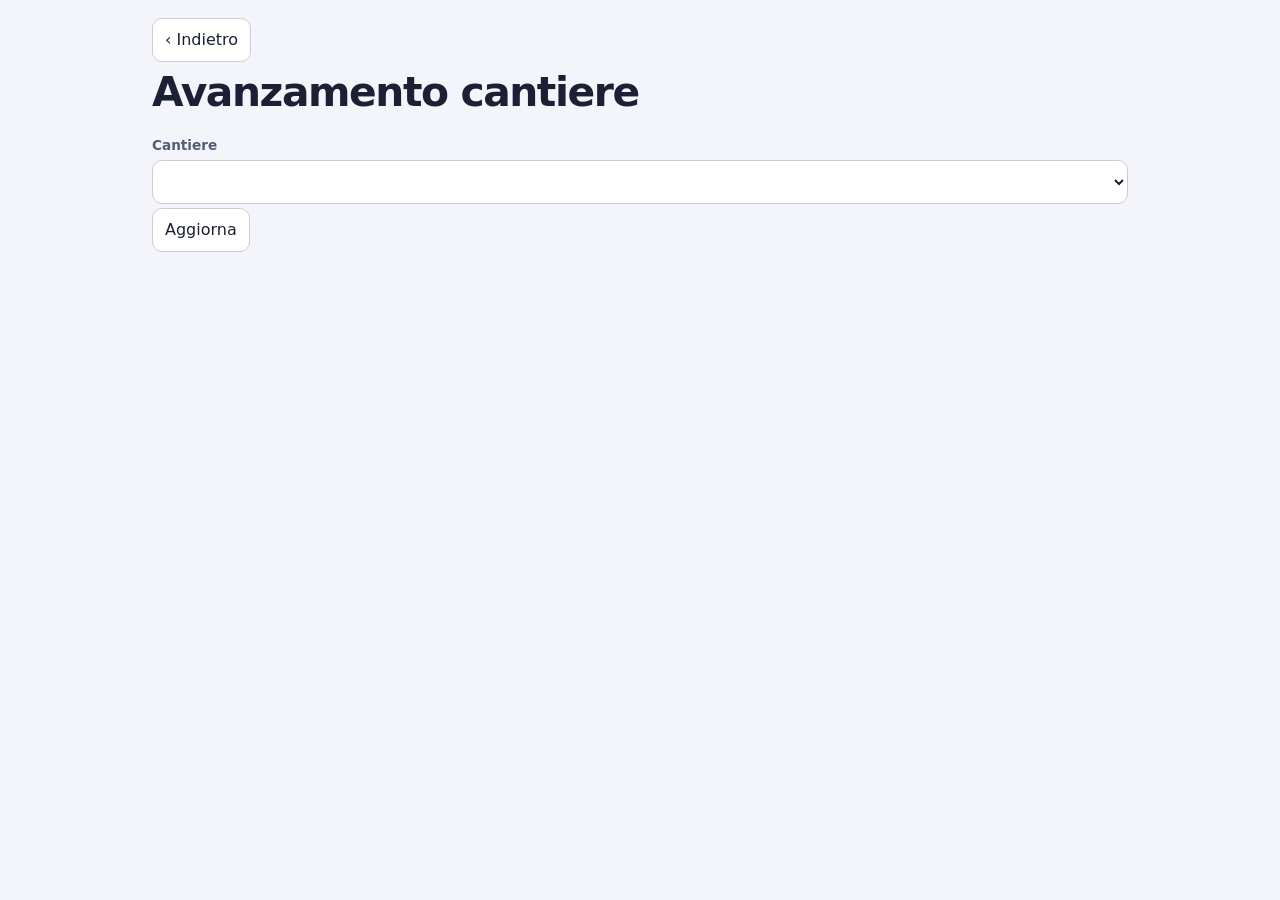
<file: test/site-work.html>
<!doctype html>
<html lang="it">
<head>
<meta charset="utf-8">
<meta name="viewport" content="width=device-width,initial-scale=1,viewport-fit=cover">
<meta name="color-scheme" content="light dark">
<title>Avanzamento cantiere · Registro Ore</title><meta http-equiv="Content-Security-Policy" content="default-src 'none'; script-src 'unsafe-inline'; style-src 'unsafe-inline'; base-uri 'none'; form-action 'none'">
<style>
:root{color-scheme:light dark;--bg:#f4f5fb;--surface:#fff;--surface2:#eeeff8;--line:#c9ccdb;--text:#1b2034;--muted:#535c73;--primary:#384e91;--fill:#e1e7ff;--done:#166947;--done-bg:#dcf4e9;--danger:#a22d33;font:16px/1.45 "Segoe UI",system-ui,sans-serif}
@media(prefers-color-scheme:dark){:root{--bg:#12141e;--surface:#202330;--surface2:#2a2e40;--line:#484e65;--text:#eceefa;--muted:#bbc2d8;--primary:#bac7ff;--fill:#343e61;--done:#94e1bb;--done-bg:#204939;--danger:#ffb3af}}
*{box-sizing:border-box}body{margin:0;background:var(--bg);color:var(--text)}main{max-width:1040px;margin:auto;padding:18px clamp(12px,3vw,32px) max(30px,env(safe-area-inset-bottom))}
header{background:var(--surface);border-bottom:1px solid var(--line)}header div{max-width:1040px;margin:auto;padding:13px clamp(12px,3vw,32px);display:flex;justify-content:space-between;align-items:center}header strong{font-size:.94rem}header small{color:var(--muted)}
h1{font-size:clamp(1.6rem,4.3vw,2.55rem);line-height:1.1;margin:8px 0 18px;letter-spacing:-.035em}h2{font-size:1.12rem;margin:0}h3{font-size:1rem;margin:0}p{margin:4px 0}button,select,input{font:inherit;color:var(--text)}button,select,input[type=text]{border:1px solid var(--line);border-radius:10px;min-height:44px;background:var(--surface);padding:7px 12px}button{cursor:pointer}button:focus-visible,select:focus-visible,input:focus-visible,summary:focus-visible,.scroll:focus-visible{outline:3px solid var(--primary);outline-offset:2px}button:disabled{cursor:default;color:var(--muted)}button.main{background:var(--fill);color:var(--primary);border-color:var(--primary);font-weight:650}label{font-size:.85rem;font-weight:600;color:var(--muted)}label select,label input{display:block;width:100%;margin-top:4px;font-weight:450}input{min-width:0}
.selects{display:grid;grid-template-columns:minmax(0,2fr) minmax(0,1fr);gap:12px;margin-bottom:14px}.card{border:1px solid var(--line);border-radius:16px;background:var(--surface);padding:clamp(12px,2vw,22px);margin:12px 0}.counts,.tools,.tabs,.actions,.manageRow{display:flex;align-items:center;gap:8px;flex-wrap:wrap}.counts{justify-content:space-between;margin-bottom:10px}.counts output,.sub{color:var(--muted);font-size:.87rem}progress{width:100%;height:9px;display:block;accent-color:var(--done)}.tabs{gap:0;background:var(--surface2);border:1px solid var(--line);border-radius:12px;display:inline-flex;padding:3px}.tabs button{background:transparent;border:0;color:var(--muted);min-height:38px;padding-inline:11px}.tabs button[aria-pressed=true]{background:var(--surface);box-shadow:0 1px 4px #0002;color:var(--primary);font-weight:650}.tools{justify-content:space-between;margin-bottom:12px}.filter{display:flex;align-items:center;gap:6px;min-height:44px;cursor:pointer}.filter input{accent-color:var(--primary);width:18px;height:18px;margin:0}.scroll{overflow:auto;max-height:65vh;border:1px solid var(--line);border-radius:10px}.scroll:focus-within{scrollbar-color:var(--line) var(--surface2)}
.scroll{isolation:isolate}
table{border-collapse:separate;border-spacing:0;width:100%;table-layout:auto}
th,td{border-bottom:1px solid var(--line);text-align:center;padding:3px;background:var(--surface)}
tr:last-child td,tr:last-child th[scope=row]{border-bottom:0}
th[scope=col]{position:sticky;top:0;z-index:2;background:var(--surface2);font-size:.78rem;height:42px;min-width:56px}
th:first-child{position:sticky;left:0;text-align:left;width:clamp(120px,23vw,210px);min-width:clamp(120px,23vw,210px);max-width:clamp(120px,23vw,210px);border-right:1px solid var(--line);padding:8px 10px;overflow-wrap:anywhere}
th[scope=row]{z-index:1;font-size:.9rem;font-weight:600}
th[scope=col]:first-child{z-index:3}
.tick{position:relative;min-width:44px;min-height:44px;border:0;display:inline-grid;place-items:center;background:transparent;padding:0}.tick span,.staticTick span{display:grid;place-items:center;width:26px;height:26px;border:1.5px solid var(--line);border-radius:7px;font-weight:750}.tick[aria-pressed=true] span,.staticTick.done span{background:var(--done-bg);color:var(--done);border-color:var(--done)}.staticTick{min-width:44px;min-height:44px;display:inline-grid;place-items:center}.unitRow{display:flex;justify-content:space-between;align-items:center;padding:5px 2px;border-bottom:1px solid var(--line);gap:10px}.unitRow:last-child{border:0}.unitRow strong{font-size:.95rem;font-weight:600;overflow-wrap:anywhere}.unitHead{display:flex;flex-wrap:wrap;gap:8px;align-items:end;justify-content:space-between;margin:8px 0}.unitHead label{min-width:165px}.unitHead small{color:var(--muted)}summary{cursor:pointer;color:var(--primary);font-weight:650;min-height:34px;padding:4px}.edit form{margin:10px 0}.actions{align-items:end}.actions label,.manageRow input{flex:1}.manageRow{padding:8px 0;border-top:1px solid var(--line)}.manageRow input{min-width:100px}.danger{color:var(--danger);font-size:.87rem}.hint{color:var(--muted);font-size:.85rem;margin-top:8px}.status{position:fixed;bottom:12px;left:50%;transform:translateX(-50%);background:var(--text);color:var(--surface);border-radius:10px;max-width:90%;padding:9px 14px;z-index:4}.status:empty{display:none}[hidden]{display:none!important}
dialog{width:min(380px,92%);border:1px solid var(--line);border-radius:14px;background:var(--surface);color:var(--text);padding:18px}dialog::backdrop{background:#10142988}dialog label{display:block;margin:12px 0}input[type=number]{font:inherit;border:1px solid var(--line);border-radius:10px;min-height:44px;background:var(--surface);padding:7px 12px}
@media(max-width:520px){.selects{grid-template-columns:minmax(0,1.2fr) minmax(0,1fr);gap:8px}.selects select{padding-inline:5px}.card{padding:11px}.tools{gap:3px}.tabs button{padding-inline:9px}h1{margin-top:3px}.manageRow{display:grid;grid-template-columns:1fr auto auto;gap:4px}.manageRow input{width:100%}.manageRow button{padding-inline:7px}}
</style>
<style>
.wideGrid{--task-col:clamp(120px,23vw,210px);table-layout:fixed}
.wideGrid .gap{padding:0;border:0;min-width:0;pointer-events:none}
.wideGrid th[scope=col]{white-space:nowrap}
.jump{display:flex;align-items:end;gap:8px;margin:8px 0 12px}
.jump input{width:8em}
#previewHelp h2{margin-bottom:6px}
#previewHelp .scroll{margin-top:12px}
#previewHelp td{padding:0}
#previewHelp td label{min-height:44px;display:grid;place-items:center;cursor:pointer}
#previewHelp input{width:22px;height:22px;accent-color:var(--done)}
</style>
</head>
<body>
<main><button id="exit">‹ Indietro</button><h1>Avanzamento cantiere</h1>
<label>Cantiere<select id="site"></select></label><p id="message" role="status"></p>
<button id="reload">Aggiorna</button><div id="interactive" hidden>
  <section class="card" aria-label="Avanzamento complessivo"><div class="counts"><h2 id="siteName"></h2><output id="count"></output></div><progress id="progress" value="0" max="1" aria-label="Lavori completati"></progress></section>
  <section class="card" aria-label="Lavorazioni">
    <div class="tools"><div class="tabs" aria-label="Vista"><button id="gridMode">Tabella</button><button id="unitMode">Per interno</button></div><label class="filter"><input id="pending" type="checkbox"><span id="pendingLabel">Solo righe da finire</span></label></div>
    <div id="unitHead" class="unitHead" hidden><label>Interno<select id="unit"></select></label><small id="unitCount"></small></div>
    <form id="jumpForm" class="jump" hidden><label>Vai all’interno<input id="jumpUnit" type="number" inputmode="numeric" min="1" step="1" required></label><button type="submit">Vai</button></form>
    <div id="board"></div><p id="scrollHint" class="hint" hidden>Scorri a destra per gli altri interni.</p>
  </section>
  <details id="edit" class="card edit"><summary>Gestisci lavorazioni</summary>
    <form id="addForm" class="actions"><label>Nuova lavorazione<input id="newTask" type="text" maxlength="90" placeholder="Es. Posa citofono" required></label><button class="main" type="submit">Aggiungi</button></form>
    <div id="editRows"></div>
  </details>
</div></main><div id="status" class="status" role="status"></div><script>
'use strict';
const $=id=>document.getElementById(id);
const elem=(tag,txt)=>{const n=document.createElement(tag);if(txt!==undefined)n.textContent=txt;return n;};
const option=(id,name)=>new Option(name,id);
let sites=[],active=null,dataStore=new Map(),busy=false,rpc,leave,rows=[],manage=false,check=false;
const site=()=>active;
const canEdit=()=>manage&&!busy;
const canCheck=()=>check&&!busy;
const taskKey=id=>'task/'+id;
const cellKey=(row,col)=>row+'/'+col;
const tasks=()=>rows;
function checked(data,t,u){return data.has(cellKey(t.id,u.id));}
let mode='grid',timer;
function say(msg){$('status').textContent=msg;clearTimeout(timer);timer=setTimeout(()=>$('status').textContent='',2300);}
function mark(data,t,u){
  const on=checked(data,t,u), editable=canCheck();
  const node=elem(editable?'button':'span'),text=on?'Fatto':'Da fare';
  node.className=editable?'tick':'staticTick'+(on?' done':'');
  node.dataset.row=t.id;node.dataset.col=u.id;
  node.title=t.name+' · '+u.name+' · '+text;
  node.setAttribute('aria-label',t.name+' · '+u.name+(editable?'':' · '+text));
  if(editable){
    node.setAttribute('aria-pressed',String(on));
    node.onclick=()=>{
      if(!canCheck()||!dataStore.get(taskKey(t.id)))return;
      run('check',{p_task:t.id,p_unit:u.id,p_done:!on});
    };
  }else node.setAttribute('role','img');
  const symbol=elem('span',on?'✓':'');symbol.setAttribute('aria-hidden','true');node.append(symbol);return node;
}
function updateHint(){
  const el=$('board').querySelector('.scroll');
  const horizontal=el&&el.scrollWidth>el.clientWidth+1, vertical=el&&el.scrollHeight>el.clientHeight+1;
  $('scrollHint').hidden=!horizontal&&!vertical;
  $('scrollHint').textContent=horizontal&&vertical?'Scorri di lato per gli interni e in verticale per le lavorazioni.':horizontal?'Scorri di lato per gli altri interni.':'Scorri in verticale per le altre lavorazioni.';
}
const unitWidth=68;
let refreshGridWindow;
function renderWideGrid(board,rows,units,data,x,y){
  const scroll=elem('div'),table=elem('table');
  scroll.className='scroll';scroll.tabIndex=0;scroll.setAttribute('role','region');
  scroll.setAttribute('aria-label','Tabella scorrevole delle lavorazioni');
  table.className='wideGrid';table.setAttribute('aria-label','Lavorazioni per interno');
  table.setAttribute('aria-colcount',units.length+1);
  table.style.width='calc(var(--task-col) + '+units.length*unitWidth+'px)';
  scroll.append(table);board.append(scroll);
  let start=-1,end=-1,frame=0;
  function draw(offset){
    const first=Math.max(0,Math.floor(offset/unitWidth));
    const last=Math.min(units.length,first+Math.ceil(scroll.clientWidth/unitWidth)+1);
    if(start>=0&&first>=start&&last<=end)return;
    start=Math.max(0,first-5);end=Math.min(units.length,last+5);
    const fragment=document.createDocumentFragment(),cols=elem('colgroup');
    const column=width=>{const col=elem('col');col.style.width=width;cols.append(col);};
    column('var(--task-col)');
    if(start>0)column(start*unitWidth+'px');
    for(let i=start;i<end;i++)column(unitWidth+'px');
    if(end<units.length)column((units.length-end)*unitWidth+'px');
    function gap(row){const cell=elem('td');cell.className='gap';cell.setAttribute('aria-hidden','true');row.append(cell);}
    function addCells(row,create){
      if(start>0)gap(row);
      for(let i=start;i<end;i++){const cell=create(units[i]);cell.setAttribute('aria-colindex',i+2);row.append(cell);}
      if(end<units.length)gap(row);
    }
    const head=elem('thead'),heading=head.insertRow(),corner=elem('th','Lavorazione');
    corner.scope='col';corner.setAttribute('aria-colindex','1');heading.append(corner);
    addCells(heading,u=>{const h=elem('th',u.name);h.scope='col';return h;});
    const body=elem('tbody');
    for(const task of rows){
      const row=body.insertRow(),name=elem('th',task.name);name.scope='row';name.setAttribute('aria-colindex','1');row.append(name);
      addCells(row,u=>{const cell=elem('td');cell.append(mark(data,task,u));return cell;});
    }
    fragment.append(cols,head,body);table.replaceChildren(fragment);
  }
  refreshGridWindow=()=>draw(scroll.scrollLeft);
  draw(x);scroll.scrollLeft=x;scroll.scrollTop=y;
  scroll.addEventListener('scroll',()=>{
    if(!frame)frame=requestAnimationFrame(()=>{frame=0;if(scroll.isConnected)draw(scroll.scrollLeft);});
  },{passive:true});
}
function renderBoard(){
  refreshGridWindow=null;
  const data=dataStore, rows=tasks(data),s=site(),units=s.units;
  const current=units.find(u=>u.id===$('unit').value)||units[0];
  const on=rows.reduce((sum,t)=>sum+units.filter(u=>checked(data,t,u)).length,0);
  const total=rows.length*units.length, filter=$('pending').checked;
  $('siteName').textContent=s.name;$('count').textContent=on+' di '+total+' completati';
  $('progress').max=total||1;$('progress').value=on;
  $('gridMode').setAttribute('aria-pressed',String(mode==='grid'));$('unitMode').setAttribute('aria-pressed',String(mode==='unit'));
  $('unitHead').hidden=mode!=='unit';$('pendingLabel').textContent=mode==='unit'?'Solo da fare':'Solo righe da finire';
  $('jumpForm').hidden=mode!=='grid'||units.length<=32||!rows.length;
  $('jumpUnit').max=units.length;$('jumpUnit').placeholder='1–'+units.length;
  const unitDone=rows.filter(t=>checked(data,t,current)).length;
  $('unitCount').textContent=unitDone+' di '+rows.length+' completati';
  const board=$('board'),old=board.querySelector('.scroll'),x=old?.scrollLeft||0,y=old?.scrollTop||0;
  board.replaceChildren();
  const visible=rows.filter(t=>!filter||(mode==='unit'?!checked(data,t,current):units.some(u=>!checked(data,t,u))));
  if(!visible.length) board.append(elem('p',rows.length?'Tutte le lavorazioni sono completate.':'Nessuna lavorazione in questo cantiere.'));
  else if(mode==='unit'){
    for(const t of visible){const line=elem('div');line.className='unitRow';line.append(elem('strong',t.name),mark(data,t,current));board.append(line);}
  }else if(units.length>32){
    renderWideGrid(board,visible,units,data,x,y);
  }else{
    const scroll=elem('div');scroll.className='scroll';scroll.tabIndex=0;scroll.setAttribute('role','region');scroll.setAttribute('aria-label','Tabella scorrevole delle lavorazioni');
    const table=elem('table');table.setAttribute('aria-label','Lavorazioni per interno');const head=table.createTHead().insertRow();
    for(const label of ['Lavorazione',...units.map(u=>u.name)]){const h=elem('th',label);h.scope='col';head.append(h);}
    const body=table.createTBody();
    for(const t of visible){
      const r=body.insertRow(),h=elem('th',t.name);h.scope='row';r.append(h);
      for(const u of units)r.insertCell().append(mark(data,t,u));
    }
    scroll.append(table);board.append(scroll);scroll.scrollLeft=x;scroll.scrollTop=y;
  }
  $('edit').hidden=!canEdit();if(!canEdit())$('edit').open=false;updateHint();
}
function validName(input,id){
  const name=input.value.trim();
  const duplicate=tasks(dataStore).some(t=>t.id!==id&&t.name.toLocaleLowerCase('it')===name.toLocaleLowerCase('it'));
  input.setCustomValidity(!name?'Inserisci un nome.':duplicate?'Questa lavorazione è già presente.':'');
  if(!input.reportValidity())return null;
  return name;
}
function renderEditor(){
  const group=$('editRows');group.replaceChildren();
  if(!canEdit())return;
  for(const t of tasks(dataStore)){
    const form=elem('form');form.className='manageRow';
    const input=elem('input');input.type='text';input.maxLength=90;input.value=t.name;input.required=true;
    input.setAttribute('aria-label','Nome lavorazione '+t.name);input.oninput=()=>input.setCustomValidity('');
    const save=elem('button','Salva');save.type='submit';
    const del=elem('button','Elimina');del.type='button';del.className='danger';
    form.onsubmit=e=>{
      e.preventDefault();if(!canEdit())return;
      const current=dataStore.get(taskKey(t.id)),name=validName(input,t.id);if(!name||!current)return;
      run('rename',{p_task:t.id,p_name:name});
    };
    del.onclick=()=>{
      if(!canEdit()||!confirm('Eliminare «'+t.name+'» e le relative spunte da questo cantiere?'))return;
      run('remove',{p_task:t.id});
    };
    form.append(input,save,del);group.append(form);
  }
}
function refresh(){renderBoard();renderEditor();}
$('gridMode').onclick=()=>{mode='grid';renderBoard();};$('unitMode').onclick=()=>{mode='unit';renderBoard();};
$('jumpForm').onsubmit=e=>{
  e.preventDefault();
  const n=$('jumpUnit').valueAsNumber,scroll=$('board').querySelector('.scroll');
  if(!scroll||!Number.isInteger(n)||n<1||n>$('unit').options.length)return;
  $('unit').selectedIndex=n-1;
  scroll.scrollLeft=(n-1)*unitWidth;
  refreshGridWindow?.();
  scroll.focus({preventScroll:true});
};

$('unit').onchange=renderBoard;$('pending').onchange=renderBoard;
$('exit').onclick=()=>leave?.();
$('newTask').oninput=e=>e.target.setCustomValidity('');
$('addForm').onsubmit=async e=>{
  e.preventDefault();if(!canEdit())return;
  const input=$('newTask'),name=validName(input);if(!name)return;
  const bytes=crypto.getRandomValues(new Uint8Array(16));
  bytes[6]=(bytes[6]&15)|64;bytes[8]=(bytes[8]&63)|128;
  const hex=Array.from(bytes,b=>b.toString(16).padStart(2,'0')).join('');
  const id=[hex.slice(0,8),hex.slice(8,12),hex.slice(12,16),hex.slice(16,20),hex.slice(20)].join('-');
  if(await run('add',{p_task:id,p_name:name}))input.value='';
};
function showResult(result){
  const previous=$('unit').value;
  active.units=result.units.map(u=>({id:u.id,name:u.codice}));
  $('unit').replaceChildren(...active.units.map(u=>option(u.id,u.name)));
  if(active.units.some(u=>u.id===previous))$('unit').value=previous;
  dataStore=new Map();
  rows=result.tasks;
  for(const t of rows){
    dataStore.set(taskKey(t.id),t);
    for(const unit of t.done)dataStore.set(cellKey(t.id,unit),true);
  }
  manage=result.manage;check=result.check;
  $('interactive').hidden=false;
  $('message').textContent=manage?'Gestione tabella':check?'Aggiornamento spunte':'Sola lettura';
  refresh();
}
let lastResult='';
async function run(action,params={}){
  if(busy||!active)return false;
  busy=true;$('interactive').inert=true;$('site').disabled=true;$('reload').disabled=true;
  try{
    const result=await rpc({p_action:action,p_customer:active.customer,p_site:active.site,...params});
    busy=false;
    const serialized=JSON.stringify(result);
    if(serialized!==lastResult||action!=='read'||$('interactive').hidden){showResult(result);lastResult=serialized;}
    return true;
  }catch(err){
    $('message').textContent='Aggiornamento non riuscito. '+err.message;
    $('interactive').hidden=true;lastResult='';return false;
  }finally{busy=false;$('interactive').inert=false;$('site').disabled=false;$('reload').disabled=false;}
}
function selectSite(){
  active=sites[Number($('site').value)];lastResult='';
  $('board').replaceChildren();$('unit').replaceChildren();$('newTask').value='';$('newTask').setCustomValidity('');
  $('jumpUnit').value='';$('edit').open=false;$('interactive').hidden=true;
  $('message').textContent='Apertura cantiere…';return run('read');
}
let initialTarget;
async function loadSites(){
  if(busy)return;
  busy=true;$('reload').disabled=true;$('site').disabled=true;
  try{
    sites=await rpc({p_action:'list'});$('site').replaceChildren(...sites.map((s,i)=>option(i,s.name)));
    if(!sites.length){$('message').textContent='Nessun cantiere nell’archivio condiviso.';return;}
    const i=sites.findIndex(s=>s.customer===initialTarget?.customer&&s.site===initialTarget?.site);
    $('site').selectedIndex=Math.max(i,0);
  }catch(e){$('message').textContent='Impossibile aprire i cantieri. '+e.message;return;}
  finally{busy=false;$('reload').disabled=false;$('site').disabled=false;}
  await selectSite();
}
window.startSiteWork=(request,onExit,target)=>{
  rpc=request;leave=onExit;initialTarget=target;
  $('site').onchange=selectSite;$('reload').onclick=()=>active?run('read'):loadSites();
  loadSites();
  setInterval(()=>{if(active&&!busy&&!document.hidden&&!$('edit').open&&!$('interactive').hidden)run('read');},15000);
};
window.addEventListener('resize',()=>{refreshGridWindow?.();updateHint();});
</script></body></html>
</file>
<file: app.css>
:root{color-scheme:light;--bg:#f8f9fa;--surface:#fff;--surface-variant:#e9ecef;--line:#d7dce1;--text:#212529;--muted:#626c75;--primary:#1976d2;--primary-soft:#bbdefb;--secondary:#388e3c;--secondary-soft:#e0f2e3;--danger:#b3261e;--gold:#b77900;--safe-bottom:env(safe-area-inset-bottom,0px)}
*{box-sizing:border-box}
html{background:var(--bg);-webkit-text-size-adjust:100%;scroll-behavior:smooth}
body{margin:0;background:var(--bg);color:var(--text);font:16px -apple-system,BlinkMacSystemFont,"Segoe UI",sans-serif;padding:env(safe-area-inset-top,0px) 0 calc(86px + var(--safe-bottom));-webkit-tap-highlight-color:transparent;overflow-x:hidden}
button,input,select,textarea{font:inherit}
button{color:inherit;cursor:pointer}
h1,h2,h3,p{margin-top:0}
h1{font-size:20px;margin:2px 0 0}
h2{font-size:24px;margin:3px 0 0}
h3{font-size:17px;margin-bottom:14px}
.topbar{position:sticky;top:0;z-index:5;display:flex;justify-content:space-between;align-items:center;padding:10px 18px 13px;background:color-mix(in srgb,var(--surface) 93%,transparent);backdrop-filter:blur(16px);border-bottom:1px solid var(--line)}
.eyebrow{font-size:10px;letter-spacing:1.1px;font-weight:800;color:var(--muted)}
.profile-button{border:0;border-radius:50%;background:var(--surface-variant);height:42px;width:42px;font-size:20px}
.profile-name{max-width:45%;border:0;background:transparent;color:var(--primary);font-size:13px;white-space:nowrap;overflow:hidden;text-overflow:ellipsis}
main{max-width:760px;margin:auto;padding:18px 16px 30px}
.screen{display:none;animation:appear .18s ease}
.screen.active{display:block}
@keyframes appear{from{opacity:.7;transform:translateY(3px)}to{opacity:1;transform:none}}
.section-heading{display:flex;align-items:center;justify-content:space-between;gap:10px;margin:2px 0 18px}
.field-label{display:block;font-size:12px;font-weight:750;color:var(--muted);margin:14px 0 5px}
input,select,textarea{display:block;width:100%;min-height:46px;padding:11px 12px;color:var(--text);background:var(--surface);border:1px solid #aeb7bf;border-radius:10px;outline:none}
input:focus,select:focus,textarea:focus{border-color:var(--primary);box-shadow:0 0 0 2px #1976d222}
input[type=date]{width:auto;min-height:40px;padding:8px;font-size:13px}
textarea{resize:vertical}
select{appearance:auto}
.button{min-height:44px;border:1px solid transparent;border-radius:10px;padding:10px 14px;font-weight:700;font-size:13px}
.primary{background:var(--primary);color:white}
.secondary{background:var(--surface-variant);border-color:var(--line);color:var(--text)}
.compact{min-height:40px}
.wide{width:100%}
.action-row{display:flex;gap:9px;margin:13px 0}
.action-row>*{flex:1}
.save-report{position:sticky;bottom:calc(78px + var(--safe-bottom));z-index:7;margin:18px 0 4px;min-height:54px;text-transform:uppercase;letter-spacing:.25px;box-shadow:0 6px 18px #0002}
.chips,.chip-row{display:flex;gap:8px;overflow:auto;padding:2px 0 9px;scrollbar-width:none}
.chip{flex:none;border:1px solid var(--line);border-radius:999px;background:var(--surface-variant);padding:9px 13px;color:var(--text);font-size:12px}
.chip.active{background:var(--primary-soft);border-color:var(--primary-soft);color:#0b3e70;font-weight:800}
.type-chips{margin-bottom:10px}
.hours-card,.card{background:var(--surface);border:1px solid #e0e3e6;border-radius:16px;padding:15px;margin:14px 0;box-shadow:0 1px 3px #18222d0b}
.hours-row{display:flex;justify-content:space-between;align-items:center}
.hours-row strong{font-size:34px;color:var(--primary);margin-right:4px}
.hours-unit{font-size:17px;color:var(--muted)}
.stepper{display:flex;gap:8px}
.stepper button{width:44px;height:44px;border-radius:12px;border:1px solid var(--primary);background:transparent;color:var(--primary);font-size:24px}
.quick-hours{display:flex;gap:7px;margin-top:13px}
.quick-hours button{flex:1;min-height:37px;background:var(--surface-variant);border:0;border-radius:9px;color:var(--text);font-size:12px}
.quick-hours button.active{background:var(--primary-soft);color:#0b3e70;font-weight:800}
.hint{font-size:11px;line-height:1.5;color:var(--muted);margin:10px 1px 0}
.bottom-nav{position:fixed;z-index:10;bottom:0;left:0;right:0;display:flex;justify-content:space-around;padding:7px 8px calc(7px + var(--safe-bottom));background:color-mix(in srgb,var(--surface-variant) 95%,transparent);border-top:1px solid var(--line);backdrop-filter:blur(16px)}
.nav-button{flex:1;border:0;background:transparent;color:var(--muted);font-size:10px;font-weight:650;padding:4px 0;display:flex;gap:2px;align-items:center;flex-direction:column}
.nav-button span{font-size:21px;line-height:23px}
.nav-button.active{color:var(--primary);font-weight:800}
.stack{display:grid;gap:11px}
.customer-card,.report-card{background:var(--surface);border:1px solid #e0e3e6;border-radius:14px;padding:14px;box-shadow:0 1px 3px #18222d0b}
.row-between{display:flex;align-items:center;justify-content:space-between;gap:10px}
.row-actions{display:flex;gap:6px;flex-wrap:wrap}
.mini-button{border:0;background:var(--surface-variant);color:var(--primary);border-radius:8px;padding:7px 9px;font-size:11px;font-weight:700}
.mini-button.danger{color:var(--danger)}
.site-card{margin:10px 0 0 8px;padding:11px;border-left:3px solid var(--primary);background:#f4f6f8;border-radius:0 10px 10px 0}
.room-list{display:flex;flex-wrap:wrap;gap:6px;margin-top:9px}
.room-tag{background:var(--surface-variant);border-radius:999px;padding:5px 9px;font-size:11px;color:#36414a}
.month-control{display:flex;align-items:center;justify-content:space-between;margin:12px 0}
.month-control button{width:42px;height:38px;border:1px solid var(--line);border-radius:10px;background:var(--surface-variant);font-size:24px}
.filter-grid,.form-grid{display:grid;grid-template-columns:1fr 1fr;gap:8px}
.filter-grid{margin:8px 0}
.filter-grid select{font-size:12px}
.stats-grid{display:grid;grid-template-columns:repeat(3,1fr);gap:8px;margin:12px 0}
.stats-grid article{background:var(--surface-variant);border-radius:12px;padding:11px 9px;display:flex;flex-direction:column;gap:6px}
.stats-grid span{font-size:9px;color:var(--muted);font-weight:800;letter-spacing:.4px}
.stats-grid strong{font-size:18px}
.stats-grid article:nth-child(2) strong{color:var(--secondary)}
.stats-grid article:nth-child(3) strong{color:var(--gold)}
#overtime-value{min-height:12px;font-size:9px;color:var(--muted);font-weight:700}
.progress-wrap{margin:10px 0 14px}
.progress-label{display:flex;justify-content:space-between;gap:8px;font-size:10px;color:var(--muted);margin-bottom:6px}
.progress{height:7px;background:var(--surface-variant);border-radius:10px;overflow:hidden}
.progress i{display:block;height:100%;width:0;background:var(--secondary);border-radius:inherit}
.report-card{padding:12px}
.report-date{color:var(--primary);font-size:12px;font-weight:800;margin-bottom:6px}
.report-line{display:flex;justify-content:space-between;gap:10px;padding:10px 0;border-top:1px solid #e7e9eb}
.report-line strong{font-size:13px}
.report-meta{font-size:11px;color:var(--muted);margin-top:4px;line-height:1.5}
.report-hours{font-size:11px;color:var(--secondary)}
.empty{padding:26px 12px;text-align:center;color:var(--muted);font-size:13px}
.form-grid label,.card>label{font-size:11px;color:var(--muted)}
.form-grid input,.form-grid select,.card>label input,.card>label select{margin-top:5px}
.result{font-weight:800;color:#145b9b;white-space:pre-line;min-height:20px;margin:12px 0 0}
.file-button{display:flex;align-items:center;justify-content:center;position:relative;overflow:hidden;margin:10px 0}
.file-button input{position:absolute;inset:0;opacity:0;min-height:100%;cursor:pointer}
.photo-grid{display:grid;grid-template-columns:repeat(2,minmax(0,1fr));gap:8px;margin-top:12px}
.photo-item{display:flex;min-width:0;flex-direction:column;gap:6px;padding:6px;overflow:hidden;border-radius:10px;background:var(--surface-variant)}
.photo-item img{width:100%;aspect-ratio:1;object-fit:cover;border-radius:7px;background:#e9ecef}
.photo-meta{min-height:30px;color:var(--muted);font-size:10px;line-height:1.35;overflow-wrap:anywhere}
.photo-actions{display:flex;gap:5px}
.photo-actions .mini-button{flex:1;min-width:0;padding:6px 4px;font-size:10px}
.photo-actions .danger{color:var(--danger)}
.month-control strong{text-transform:capitalize}
#toast{position:fixed;z-index:30;left:50%;bottom:calc(82px + var(--safe-bottom));transform:translate(-50%,15px);opacity:0;pointer-events:none;background:#e9f3fd;color:#163755;padding:11px 16px;border-radius:12px;font-size:13px;font-weight:700;box-shadow:0 8px 30px #0003;transition:.2s;max-width:calc(100vw - 32px);text-align:center}
#toast.show{opacity:1;transform:translate(-50%,0)}
.danger-text{color:var(--danger)}
.utility-tabs{display:flex;gap:7px;overflow:auto;margin:14px -16px;padding:2px 16px 10px;scrollbar-width:none}
.utility-tab{flex:none;border:1px solid var(--line);border-radius:999px;background:var(--surface-variant);color:var(--text);padding:9px 13px;font-size:12px;font-weight:750}
.utility-tab.active{background:var(--primary-soft);border-color:var(--primary-soft);color:#0b3e70}
.utility-panel{display:none}
.utility-panel.active{display:block}
.utility-panel .card{margin-top:4px}
.panel-builder{display:grid;gap:10px;margin-top:12px}
.panel-builder>label,.panel-builder .form-grid label,.utility-panel>.card>label{display:block;font-size:11px;color:var(--muted)}
.panel-builder input,.panel-builder select,.utility-panel>.card>label input,.utility-panel>.card>label select{margin-top:5px}
.panel-board{margin-top:14px}
.din-track{overflow-x:auto;border-radius:10px;background:#f0f1f2;padding:8px 5px;scrollbar-width:thin}
.din-rail{display:flex;align-items:center;gap:5px;width:max-content;min-width:100%;min-height:126px;padding:12px;background:linear-gradient(180deg,#aeb7bd 0,#697781 11%,#cdd3d7 18%,#e0e5e8 55%,#76828a 88%,#bac3c9 100%);border:1px solid #a1abb1;border-radius:8px}
.din-device{position:relative;flex:none;display:flex;flex-direction:column;align-items:center;justify-content:space-between;gap:6px;min-height:96px;padding:12px 7px 8px;background:#e3e9ec;color:#19242a;border:1px solid #84949d;border-radius:6px;text-align:center;overflow:hidden}
.din-device:before{content:"";position:absolute;top:24px;left:0;right:0;height:4px;background:#1976d2}
.din-device small{font-size:9px;font-weight:800;line-height:1.1;color:#46555d}
.din-device strong{font-size:11px;line-height:1.15;overflow-wrap:anywhere}
.din-device span{font-size:9px;line-height:1.2;color:#52616a;overflow-wrap:anywhere}
.device-remove{position:absolute;right:2px;top:2px;width:20px;height:20px;border:0;border-radius:50%;background:#303941;color:white;font-size:14px;line-height:1}
.panel-card h4{margin:18px 0 8px;font-size:14px}.panel-project-fields{margin-top:10px}.panel-view-switch{display:flex;gap:8px;margin:16px 0 8px}.panel-view-switch .chip{flex:1}.panel-summary{font-size:11px;color:var(--muted);font-weight:700;margin:8px 0}.panel-board{overflow:auto;max-height:65vh;border:1px solid var(--line);border-radius:12px;background:var(--surface-variant);touch-action:pan-x pan-y}.panel-board svg{display:block;min-width:100%;user-select:none}.panel-board [data-device-id]{cursor:grab;touch-action:none}.panel-board [data-device-id]:active{cursor:grabbing}.panel-wiring{margin-top:16px;padding-top:8px;border-top:1px solid var(--line)}.panel-wiring[hidden]{display:none}.wire-hint{align-self:end;padding:10px 0;font-size:10px;color:var(--muted)}.panel-links{display:grid;gap:7px;margin-top:10px}.wire-row{display:grid;grid-template-columns:8px 1fr auto;align-items:center;gap:8px;padding:9px;background:var(--surface-variant);border-radius:9px;font-size:11px}.wire-color{width:7px;height:28px;border-radius:99px}.panel-card>textarea{margin-top:5px}
.pinout-table{margin-top:12px}
.pinout-table>strong{display:block;margin-bottom:8px}
.pinout-table table{width:100%;border-collapse:collapse;background:#f4f6f8;border-radius:10px;overflow:hidden}
.pinout-table th,.pinout-table td{padding:8px 10px;border-bottom:1px solid var(--line);text-align:left;font-size:12px}
.pinout-table th{width:25%;color:var(--primary)}
.utility-panel hr{border:0;border-top:1px solid var(--line);margin:16px 0}
.photo-modal{position:fixed;z-index:25;inset:0;display:flex;align-items:center;justify-content:center;padding:18px;background:#17232f66}
.photo-modal[hidden],[hidden]{display:none!important}
.auth-screen{position:fixed;z-index:40;inset:0;display:grid;place-items:center;overflow:auto;padding:24px;background:var(--bg)}
.auth-card{width:min(100%,430px);padding:24px;background:var(--surface);border:1px solid var(--line);border-radius:20px;box-shadow:0 14px 40px #0002}
.auth-card h1{font-size:25px;margin:8px 0 10px}
.auth-card .hint{color:var(--muted);line-height:1.45}
.auth-error{min-height:20px;margin:12px 0 0;color:var(--danger);font-size:13px}
.auth-error.auth-success{color:var(--secondary)}
.auth-link{display:block;width:100%;margin:8px 0 0;padding:8px;border:0;background:transparent;color:var(--primary);font-size:13px;font-weight:700;text-align:center}
.account-bar{display:flex;justify-content:space-between;align-items:center;gap:10px;max-width:760px;margin:8px auto 0;padding:0 16px;color:var(--muted);font-size:12px}
.account-actions{display:flex;gap:6px}
.stack{display:grid;gap:10px}
body.account-readonly [data-screen="entry"],body.account-readonly [data-screen="register"],body.account-readonly [data-screen="tools"],body.account-readonly #screen-entry,body.account-readonly #screen-register,body.account-readonly #screen-tools,body.account-readonly .row-actions,body.account-readonly #profile-button,body.account-readonly #import-backup,body.account-readonly #undo-import{display:none!important}
body.account-report-readonly [data-screen="entry"],body.account-report-readonly #screen-entry,body.account-report-readonly .row-actions{display:none!important}
.remote-team-report .row-actions{display:none!important}
.photo-dialog{width:min(100%,560px);max-height:min(88dvh,850px);overflow:auto;padding:18px;background:var(--surface);border-radius:18px;box-shadow:0 18px 60px #0003}
.photo-dialog h2{font-size:20px}
#undo-import{margin:0 0 12px}
@media(min-width:650px){main{padding-left:24px;padding-right:24px}.utility-tabs{margin-left:-24px;margin-right:-24px;padding-left:24px;padding-right:24px}.photo-grid{grid-template-columns:repeat(3,minmax(0,1fr))}}
@media(max-width:380px){main{padding-left:12px;padding-right:12px}.stats-grid strong{font-size:15px}.quick-hours button{font-size:11px}.row-actions{gap:4px}.mini-button{padding:6px 7px}}
@media(prefers-color-scheme:dark){:root{color-scheme:dark;--bg:#101418;--surface:#1b2228;--surface-variant:#273139;--line:#3a474f;--text:#edf2f5;--muted:#a9b6bf;--primary:#76b7f2;--primary-soft:#263f54;--secondary:#8bd29a;--secondary-soft:#23382a;--danger:#ff9a91;--gold:#f4c260}.site-card{background:#202a31}.pinout-table table{background:#202a31}.pinout-table th,.pinout-table td{border-color:var(--line)}.chip.active,.utility-tab.active{color:#d7ecff}.quick-hours button.active{color:#d7ecff}.save-report{box-shadow:0 6px 18px #0006}}
@media print{body{padding:0;background:white}.topbar,.bottom-nav,.action-row,.utility-tabs,#toast{display:none!important}main{padding:0}.screen{display:none!important}#screen-board{display:block!important}.card,.report-card{box-shadow:none}}

/* Refinement visual inspired by the selected blue and lavender mockups. */
:root{color-scheme:light;--bg:#f4f7fc;--surface:#ffffff;--surface-variant:#edf1fb;--line:#d9e0ed;--text:#17243b;--muted:#6c7890;--primary:#285ab5;--primary-soft:#dfe8ff;--secondary:#238567;--secondary-soft:#dff3eb;--danger:#b32632;--gold:#a96c06;--safe-bottom:env(safe-area-inset-bottom,0px)}
body{background:var(--bg);font-family:Inter,-apple-system,BlinkMacSystemFont,"Segoe UI",sans-serif;color:var(--text)}
.topbar{min-height:66px;padding:11px 18px 12px;background:color-mix(in srgb,var(--surface) 92%,transparent);border-color:var(--line);box-shadow:0 2px 12px #182f4a0a}
.topbar h1{font-size:22px;font-weight:800;letter-spacing:-.35px;color:var(--primary)}
.eyebrow{letter-spacing:1.25px;color:var(--muted)}
.profile-button{border:1px solid var(--line);background:var(--surface-variant);color:var(--primary);box-shadow:0 2px 8px #1b36520b}
main{padding-top:21px}
h2{font-size:25px;letter-spacing:-.45px;color:var(--text)}
h3{letter-spacing:-.18px;color:var(--text)}
.section-heading{margin-bottom:18px}
.section-heading .eyebrow{margin-bottom:3px}
input,select,textarea{min-height:48px;border-color:var(--line);border-radius:13px;background:var(--surface);box-shadow:0 1px 2px #1c35520a}
input:focus,select:focus,textarea:focus{border-color:var(--primary);box-shadow:0 0 0 3px color-mix(in srgb,var(--primary) 16%,transparent)}
.field-label{font-size:12px;letter-spacing:.1px;color:var(--muted)}
.button{min-height:46px;border-radius:13px;padding:11px 15px;font-size:13px;transition:transform .14s ease,box-shadow .14s ease,background .14s ease}
.button:active,.utility-menu-item:active,.nav-button:active{transform:scale(.985)}
.primary{background:linear-gradient(135deg,#2f67c8,#244e9f);box-shadow:0 5px 14px #285ab526;color:white}
.secondary{background:var(--surface-variant);border-color:var(--line);color:var(--primary)}
.save-report{position:sticky;bottom:calc(83px + var(--safe-bottom));min-height:56px;margin-top:20px;letter-spacing:.35px;box-shadow:0 8px 22px #244e9f2b}
.hours-card,.card,.customer-card,.report-card{background:var(--surface);border:1px solid var(--line);border-radius:18px;padding:16px;box-shadow:0 5px 18px #263d5b0c}
.hours-card{background:linear-gradient(135deg,#eef3ff,#e4eaff);border-color:#d9e3ff}
.hours-row strong{color:var(--primary);font-size:38px;letter-spacing:-1px}
.stepper button{border-color:#c4d2f2;background:var(--surface);box-shadow:0 2px 7px #18345412}
.quick-hours button{border:1px solid transparent;background:#fff;color:var(--text);border-radius:11px;min-height:40px}
.quick-hours button.active,.chip.active,.utility-tab.active{background:var(--primary);border-color:var(--primary);color:#fff}
.chip{background:var(--surface);border-color:var(--line);padding:10px 14px}
.chip.active{box-shadow:0 3px 10px #285ab526}
.type-chips{padding:4px 0 11px}
.stack{gap:12px}
.customer-card,.report-card{padding:15px}
.site-card{background:var(--surface-variant);border-left-color:var(--primary);border-radius:0 13px 13px 0}
.room-tag{background:var(--primary-soft);color:var(--primary);font-weight:650}
.stats-grid article{background:var(--surface);border:1px solid var(--line);border-radius:15px;box-shadow:0 3px 12px #263d5b0a;padding:12px 10px}
.stats-grid article:nth-child(2){background:var(--secondary-soft)}
.stats-grid article:nth-child(3){background:#fff4dc}
.progress{height:9px;background:var(--surface-variant)}
.progress i{background:linear-gradient(90deg,#2f67c8,#718ce2)}
.month-control{padding:7px 8px;background:var(--surface);border:1px solid var(--line);border-radius:14px;box-shadow:0 3px 12px #263d5b0a}
.month-control button{border:0;border-radius:11px;background:var(--surface-variant);color:var(--primary)}
.report-line{border-color:var(--line)}
.report-date{font-size:13px}
.report-hours{display:inline-flex;align-items:center;justify-content:center;min-width:52px;padding:6px 9px;border-radius:999px;background:var(--secondary-soft);font-weight:800}
.action-row{gap:10px}
.bottom-nav{padding:8px 8px calc(8px + var(--safe-bottom));background:color-mix(in srgb,var(--surface) 96%,transparent);border-color:var(--line);box-shadow:0 -5px 22px #20344f0c}
.nav-button{border-radius:15px;gap:3px;padding:6px 3px;color:var(--muted);font-size:10px;transition:background .15s ease,color .15s ease}
.nav-button svg{width:23px;height:23px;fill:none;stroke:currentColor;stroke-width:1.8;stroke-linecap:round;stroke-linejoin:round}
.nav-button span{font-size:10px;line-height:14px}
.nav-button.active{background:var(--primary-soft);color:var(--primary);font-weight:800}
#toast{background:var(--primary);color:#fff}
.result{color:var(--primary);padding:10px 12px;border-radius:12px;background:var(--primary-soft)}
.utility-home{padding-bottom:10px}
.utility-search{position:relative;display:flex;align-items:center;margin:17px 0 22px;padding:0 14px;border:1px solid #cbd6e9;border-radius:16px;background:var(--surface);box-shadow:0 4px 16px #2139540a}
.utility-search>span{font-size:28px;color:var(--primary);line-height:1}
.utility-search input{border:0;box-shadow:none;background:transparent;padding-left:10px}
.utility-group-title{display:flex;align-items:center;gap:12px;margin:18px 2px 9px}
.utility-group-title h3{font-size:17px;margin:0;color:var(--text)}
.utility-group-title>span{height:1px;background:var(--line);flex:1}
.utility-menu-group{margin-bottom:8px}
.utility-menu-item{width:100%;display:grid;grid-template-columns:48px minmax(0,1fr) auto auto;align-items:center;gap:12px;text-align:left;padding:11px 12px;margin:7px 0;border:1px solid var(--line);border-radius:16px;background:var(--surface);color:var(--text);box-shadow:0 3px 12px #253a5509;transition:transform .14s ease,border-color .14s ease,box-shadow .14s ease}
.utility-menu-item:hover{border-color:#b9c9e7;box-shadow:0 7px 18px #253a5514}
.utility-icon{width:46px;height:46px;display:grid;place-items:center;border-radius:14px;background:#e8efff;color:var(--primary);font-size:27px;font-weight:750}
.utility-item-copy{display:flex;min-width:0;flex-direction:column;gap:3px}
.utility-item-copy strong{font-size:14px;line-height:1.25;color:var(--text)}
.utility-item-copy small{font-size:10px;line-height:1.35;color:var(--muted)}
.utility-chevron{font-size:28px;line-height:1;color:var(--primary);padding-left:3px}
.utility-star{font-size:18px;color:#2d70d4}
.utility-menu-item.utility-feature{grid-template-columns:64px minmax(0,1fr) auto;min-height:104px;padding:15px;border:1px solid #b9cff8;background:linear-gradient(120deg,#eaf1ff,#f7f9ff);box-shadow:0 7px 20px #285ab514}
.utility-feature .utility-icon{width:58px;height:58px;font-size:34px;background:#d9e6ff}
.utility-feature .utility-item-copy strong{font-size:17px}
.utility-feature .utility-item-copy small{font-size:11px}
.utility-back{display:flex;align-items:center;gap:8px;margin:7px 0 4px;padding:9px 12px;border:0;border-radius:12px;background:var(--primary-soft);color:var(--primary);font-size:14px;font-weight:800}
.utility-tabs{margin:8px -16px 13px;padding:3px 16px 8px}
.utility-tab{padding:10px 15px;background:var(--surface);border-color:var(--line);box-shadow:0 2px 8px #20344f0a}
.utility-panel .card{margin:7px 0 14px;border-radius:18px;padding:17px}
.panel-card h3{font-size:19px}
.utility-panel hr{border-color:var(--line)}
.panel-builder{padding:13px;border:1px solid var(--line);border-radius:16px;background:var(--bg)}
.panel-view-switch{flex-wrap:wrap;align-items:center}
.panel-board{border-radius:16px;box-shadow:inset 0 1px 5px #1e395310}
.din-track{background:#eef2f8}
.din-rail{background:linear-gradient(180deg,#d5dce7 0,#9ca9bb 11%,#edf1f7 18%,#fafcff 55%,#a9b4c2 88%,#d7deea 100%);border-color:#aab5c5}
.din-device{box-shadow:0 2px 5px #26364920}
.photo-dialog{border:1px solid var(--line);box-shadow:0 20px 70px #15254140}
.mini-button{border-radius:10px;padding:8px 10px}
.member-dialog{max-height:min(88dvh,900px);overflow:auto}
.worker-url-row{display:grid;grid-template-columns:minmax(0,1fr) auto;gap:8px;align-items:center;margin-top:5px}
.worker-url-row .button{min-height:46px;white-space:nowrap}
.member-list{display:grid;gap:9px;margin:12px 0}
.member-card{padding:12px;border:1px solid var(--line);border-radius:13px;background:var(--surface)}
.member-summary{font-weight:800;font-size:13px;cursor:pointer}
.member-invite{margin-top:16px;padding-top:13px;border-top:1px solid var(--line)}
.permission-grid{display:grid;grid-template-columns:1fr 1fr;gap:7px;margin:10px 0}
.permission-option{display:flex;align-items:flex-start;gap:8px;padding:8px;border-radius:10px;background:var(--surface-variant);font-size:11px;line-height:1.35;color:var(--text)}
.permission-option input{flex:0 0 18px;width:18px;min-height:18px;height:18px;margin:0;accent-color:var(--primary)}
.member-card select{margin:5px 0 10px}
.material-category-filter{margin:8px 0;flex-wrap:nowrap}.material-catalog{display:grid;gap:8px;margin:12px 0 18px}.material-suggestion,.material-row-top{display:flex;align-items:center;gap:10px}.material-suggestion{justify-content:space-between;padding:10px;border:1px solid var(--line);border-radius:12px;background:var(--surface)}.material-catalog-card{align-items:stretch;flex-direction:column;gap:8px}.material-catalog-card>.material-info{padding:2px 0}.material-option-field{display:grid;gap:4px;font-size:11px;color:var(--muted)}.material-option-field select{width:100%;min-height:42px;margin:0}.material-catalog-card>.button{width:100%;min-height:42px}.material-info{display:flex;min-width:0;flex:1;flex-direction:column;gap:3px}.material-info strong{font-size:13px}.material-info small{font-size:10px;color:var(--muted)}.material-row{display:grid;gap:9px;padding:12px;border:1px solid var(--line);border-radius:14px;background:var(--surface)}.material-row-top input[type=checkbox]{width:20px;min-height:20px;height:20px;accent-color:var(--primary)}.material-row-top .material-info{overflow-wrap:anywhere}.material-row.completed .material-info strong{text-decoration:line-through;color:var(--muted)}.material-row .form-grid{margin:0}.material-row>input{min-height:38px}.material-row input{min-width:0}.material-row .form-grid input{min-height:42px}.shopping-heading{align-items:center;gap:8px;margin-top:12px}.shopping-heading h3{margin:0}.shopping-heading .button{flex:0 0 auto}.form-wide{grid-column:1/-1}#material-detail-brand-fields .field-label{display:block;margin-top:8px}#material-detail-modal .photo-dialog{max-height:min(80dvh,680px);overflow:auto}#material-detail-modal .photo-dialog input,#material-detail-modal .photo-dialog select{margin-top:5px}.platform-only .topbar,.platform-only #account-bar,.platform-only #app-main,.platform-only .bottom-nav{display:none!important}
#company-picker-modal,#platform-workspaces-modal{z-index:50}.account-bar{flex-wrap:wrap}.account-actions{flex-wrap:wrap;justify-content:flex-end}
@media(max-width:480px){.permission-grid{grid-template-columns:1fr}.worker-url-row{grid-template-columns:1fr}}
@media(max-width:420px){.utility-menu-item{grid-template-columns:42px minmax(0,1fr) auto auto;gap:9px;padding:10px}.utility-icon{width:40px;height:40px}.utility-menu-item.utility-feature{grid-template-columns:52px minmax(0,1fr) auto;min-height:94px}.utility-feature .utility-icon{width:48px;height:48px}.utility-item-copy strong{font-size:13px}.utility-item-copy small{font-size:9px}.section-heading{align-items:flex-start}.row-actions{justify-content:flex-end}}
@media(prefers-color-scheme:dark){:root{color-scheme:dark;--bg:#12151d;--surface:#20232d;--surface-variant:#2b3040;--line:#3a4051;--text:#f0f2fa;--muted:#aeb5c6;--primary:#a8b5ff;--primary-soft:#303958;--secondary:#88d7b7;--secondary-soft:#243d38;--danger:#ff9a9b;--gold:#f4c260}.hours-card{background:linear-gradient(135deg,#252c42,#2a3048);border-color:#414968}.quick-hours button{background:#303647;color:var(--text)}.stats-grid article:nth-child(3){background:#403724}.utility-search{background:var(--surface);border-color:var(--line)}.utility-menu-item{background:var(--surface);box-shadow:0 3px 12px #0002}.utility-menu-item.utility-feature{background:linear-gradient(120deg,#252d43,#252b3d);border-color:#49537b}.utility-icon,.utility-feature .utility-icon{background:#303958;color:#b8c3ff}.utility-star{color:#9fbbff}.utility-back{background:#303958}.din-track{background:#171b24}.din-rail{background:linear-gradient(180deg,#485264 0,#303746 11%,#3a4353 18%,#252c38 55%,#30394a 88%,#4b5669 100%);border-color:#566176}.din-device{background:#303846;color:#f0f2fa;border-color:#68748a}.din-device small,.din-device span{color:#d1d8e7}.pinout-table table{background:#202633}.pinout-table th,.pinout-table td{border-color:var(--line)}.save-report{box-shadow:0 8px 22px #0005}.result{background:#303958;color:#cbd4ff}.nav-button.active{background:#303958;color:#bdc8ff}}

@media(max-width:430px) and (max-height:900px){
  #app-main{padding-top:10px}
  #screen-entry .section-heading{margin-bottom:12px}
  #screen-entry .field-label{margin-top:9px;margin-bottom:4px}
  #screen-entry .type-chips{margin-bottom:7px}
  #screen-entry .hours-card{margin:10px 0;padding:12px}
  #screen-entry .hours-card .hint{margin-top:8px}
}
@media(max-width:430px) and (max-height:720px){
  #app-main{padding-top:8px}
  #screen-entry .section-heading{margin-bottom:8px}
  #screen-entry .field-label{margin-top:7px;margin-bottom:3px}
  #screen-entry #copy-last{min-height:40px;padding:8px 12px}
  #screen-entry .hours-card{margin:8px 0;padding:10px}
  #screen-entry .hours-card .hint{margin-top:7px;line-height:1.35}
}
@media print{.utility-home,.utility-detail,.utility-back{display:none!important}}

body.panel-editor-open #panel-settings:not([open]){display:none}#panel-library-modal .report-card{min-width:0}#panel-library-list .report-card{padding:12px}#panel-library-list .row-actions{margin-top:8px}

.panel-launcher .hint{margin-bottom:12px}.panel-launch-actions{display:flex;gap:8px}.panel-launch-actions>*{flex:1;min-width:0}.panel-site-picker{margin-top:14px;border-top:1px solid var(--line);padding-top:12px}.panel-site-picker summary,.panel-settings summary{font-size:12px;font-weight:800;color:var(--primary);cursor:pointer;padding:5px 0}.panel-site-picker .button{margin-top:10px}.panel-builder[hidden]{display:none!important}
body.panel-editor-open{overflow:hidden;padding:0}body.panel-editor-open .topbar,body.panel-editor-open .bottom-nav,body.panel-editor-open #panel-launcher{display:none!important}body.panel-editor-open #tool-panel{position:fixed;z-index:32;inset:0;display:flex;flex-direction:column;gap:7px;width:100%;max-width:none;height:100dvh;overflow:hidden;margin:0;padding:calc(env(safe-area-inset-top,0px) + 7px) 10px calc(env(safe-area-inset-bottom,0px) + 8px);border:0;border-radius:0;background:var(--bg)}body.panel-editor-open #tool-panel>h3,body.panel-editor-open #tool-panel>.hint{display:none!important}.panel-editor-header{display:flex;flex:none;align-items:center;gap:7px;min-height:42px}.panel-editor-header>strong{flex:1;min-width:0;overflow:hidden;text-overflow:ellipsis;white-space:nowrap;font-size:14px}.panel-editor-header .row-actions{gap:2px}.panel-editor-header .mini-button{white-space:nowrap}.panel-editor-toolbar{display:flex;flex:none;gap:6px;overflow-x:auto;padding:2px 0 5px;scrollbar-width:none}.panel-editor-toolbar .button{flex:none;min-height:36px;padding:7px 9px;font-size:11px}.panel-editor-toolbar #panel-save-open{margin-left:auto}.panel-editor-open #panel-summary{order:2;flex:none;margin:1px 2px;font-size:10px}.panel-editor-open #panel-board{order:3;flex:1;min-height:90px;max-height:none;margin:0;overflow:auto;border-radius:12px;touch-action:pan-x pan-y;background:var(--surface-variant)}.panel-editor-open #panel-board svg{min-width:100%;user-select:none}.panel-editor-open #panel-view-switch{display:none!important}.panel-editor-open #panel-wiring:not([hidden]){position:absolute;z-index:8;left:10px;right:10px;bottom:calc(env(safe-area-inset-bottom,0px) + 8px);max-height:38dvh;overflow:auto;margin:0;padding:10px;border:1px solid var(--line);border-radius:16px;background:var(--surface);box-shadow:0 8px 30px #0005}.panel-editor-open #panel-settings[open]{position:absolute;z-index:9;left:10px;right:10px;bottom:calc(env(safe-area-inset-bottom,0px) + 8px);max-height:45dvh;overflow:auto;padding:12px;border:1px solid var(--line);border-radius:16px;background:var(--surface);box-shadow:0 8px 30px #0005}.panel-editor-open #panel-settings[open] summary{position:sticky;top:0;background:var(--surface);padding:4px 0 10px}.panel-editor-open #panel-builder:not([hidden]){position:absolute;z-index:10;left:0;right:0;bottom:0;display:grid;gap:10px;max-height:min(65dvh,680px);overflow:auto;padding:14px 12px calc(env(safe-area-inset-bottom,0px) + 14px);border:1px solid var(--line);border-radius:18px 18px 0 0;background:var(--surface);box-shadow:0 -12px 34px #0005}.panel-quick-types{display:grid;grid-template-columns:repeat(3,minmax(0,1fr));gap:6px}.panel-quick-types .chip{min-width:0;padding:8px 4px;font-size:10px;line-height:1.15}.panel-editor-open #panel-builder .form-grid{gap:7px}.panel-editor-open #panel-builder label{font-size:11px}.panel-editor-open #panel-board [data-device-id]{cursor:grab;touch-action:none}.panel-editor-open #panel-board [data-action]{cursor:pointer}.panel-editor-open #panel-board svg{display:block}.panel-settings{flex:none}.panel-launcher .button{min-height:42px}.panel-editor-open #toast{z-index:39}#panel-save-modal,#panel-library-modal,#panel-exit-modal{z-index:38}.panel-library-modal .report-card{min-width:0}.panel-library-list .report-card{padding:12px}.panel-library-list .row-actions{margin-top:8px}
.panel-editor-open #panel-builder #add-device{position:sticky;bottom:env(safe-area-inset-bottom,0px);z-index:2;box-shadow:0 -4px 12px var(--surface)}
</file>
<file: test/app.css>
:root{color-scheme:light;--bg:#f8f9fa;--surface:#fff;--surface-variant:#e9ecef;--line:#d7dce1;--text:#212529;--muted:#626c75;--primary:#1976d2;--primary-soft:#bbdefb;--secondary:#388e3c;--secondary-soft:#e0f2e3;--danger:#b3261e;--gold:#b77900;--safe-bottom:env(safe-area-inset-bottom,0px)}
*{box-sizing:border-box}
html{background:var(--bg);-webkit-text-size-adjust:100%;scroll-behavior:smooth}
body{margin:0;background:var(--bg);color:var(--text);font:16px -apple-system,BlinkMacSystemFont,"Segoe UI",sans-serif;padding:env(safe-area-inset-top,0px) 0 calc(86px + var(--safe-bottom));-webkit-tap-highlight-color:transparent;overflow-x:hidden}
button,input,select,textarea{font:inherit}
button{color:inherit;cursor:pointer}
h1,h2,h3,p{margin-top:0}
h1{font-size:20px;margin:2px 0 0}
h2{font-size:24px;margin:3px 0 0}
h3{font-size:17px;margin-bottom:14px}
.topbar{position:sticky;top:0;z-index:5;display:flex;justify-content:space-between;align-items:center;padding:10px 18px 13px;background:color-mix(in srgb,var(--surface) 93%,transparent);backdrop-filter:blur(16px);border-bottom:1px solid var(--line)}
.eyebrow{font-size:10px;letter-spacing:1.1px;font-weight:800;color:var(--muted)}
.profile-button{border:0;border-radius:50%;background:var(--surface-variant);height:42px;width:42px;font-size:20px}
.profile-name{max-width:45%;border:0;background:transparent;color:var(--primary);font-size:13px;white-space:nowrap;overflow:hidden;text-overflow:ellipsis}
main{max-width:760px;margin:auto;padding:18px 16px 30px}
.screen{display:none;animation:appear .18s ease}
.screen.active{display:block}
@keyframes appear{from{opacity:.7;transform:translateY(3px)}to{opacity:1;transform:none}}
.section-heading{display:flex;align-items:center;justify-content:space-between;gap:10px;margin:2px 0 18px}
.field-label{display:block;font-size:12px;font-weight:750;color:var(--muted);margin:14px 0 5px}
input,select,textarea{display:block;width:100%;min-height:46px;padding:11px 12px;color:var(--text);background:var(--surface);border:1px solid #aeb7bf;border-radius:10px;outline:none}
input:focus,select:focus,textarea:focus{border-color:var(--primary);box-shadow:0 0 0 2px #1976d222}
input[type=date]{width:auto;min-height:40px;padding:8px;font-size:13px}
textarea{resize:vertical}
select{appearance:auto}
.button{min-height:44px;border:1px solid transparent;border-radius:10px;padding:10px 14px;font-weight:700;font-size:13px}
.primary{background:var(--primary);color:white}
.secondary{background:var(--surface-variant);border-color:var(--line);color:var(--text)}
.compact{min-height:40px}
.wide{width:100%}
.action-row{display:flex;gap:9px;margin:13px 0}
.action-row>*{flex:1}
.save-report{position:sticky;bottom:calc(78px + var(--safe-bottom));z-index:7;margin:18px 0 4px;min-height:54px;text-transform:uppercase;letter-spacing:.25px;box-shadow:0 6px 18px #0002}
.chips,.chip-row{display:flex;gap:8px;overflow:auto;padding:2px 0 9px;scrollbar-width:none}
.chip{flex:none;border:1px solid var(--line);border-radius:999px;background:var(--surface-variant);padding:9px 13px;color:var(--text);font-size:12px}
.chip.active{background:var(--primary-soft);border-color:var(--primary-soft);color:#0b3e70;font-weight:800}
.type-chips{margin-bottom:10px}
.hours-card,.card{background:var(--surface);border:1px solid #e0e3e6;border-radius:16px;padding:15px;margin:14px 0;box-shadow:0 1px 3px #18222d0b}
.hours-row{display:flex;justify-content:space-between;align-items:center}
.hours-row strong{font-size:34px;color:var(--primary);margin-right:4px}
.hours-unit{font-size:17px;color:var(--muted)}
.stepper{display:flex;gap:8px}
.stepper button{width:44px;height:44px;border-radius:12px;border:1px solid var(--primary);background:transparent;color:var(--primary);font-size:24px}
.quick-hours{display:flex;gap:7px;margin-top:13px}
.quick-hours button{flex:1;min-height:37px;background:var(--surface-variant);border:0;border-radius:9px;color:var(--text);font-size:12px}
.quick-hours button.active{background:var(--primary-soft);color:#0b3e70;font-weight:800}
.hint{font-size:11px;line-height:1.5;color:var(--muted);margin:10px 1px 0}
.bottom-nav{position:fixed;z-index:10;bottom:0;left:0;right:0;display:flex;justify-content:space-around;padding:7px 8px calc(7px + var(--safe-bottom));background:color-mix(in srgb,var(--surface-variant) 95%,transparent);border-top:1px solid var(--line);backdrop-filter:blur(16px)}
.nav-button{flex:1;border:0;background:transparent;color:var(--muted);font-size:10px;font-weight:650;padding:4px 0;display:flex;gap:2px;align-items:center;flex-direction:column}
.nav-button span{font-size:21px;line-height:23px}
.nav-button.active{color:var(--primary);font-weight:800}
.stack{display:grid;gap:11px}
.customer-card,.report-card{background:var(--surface);border:1px solid #e0e3e6;border-radius:14px;padding:14px;box-shadow:0 1px 3px #18222d0b}
.row-between{display:flex;align-items:center;justify-content:space-between;gap:10px}
.row-actions{display:flex;gap:6px;flex-wrap:wrap}
.mini-button{border:0;background:var(--surface-variant);color:var(--primary);border-radius:8px;padding:7px 9px;font-size:11px;font-weight:700}
.mini-button.danger{color:var(--danger)}
.site-card{margin:10px 0 0 8px;padding:11px;border-left:3px solid var(--primary);background:#f4f6f8;border-radius:0 10px 10px 0}
.room-list{display:flex;flex-wrap:wrap;gap:6px;margin-top:9px}
.room-tag{background:var(--surface-variant);border-radius:999px;padding:5px 9px;font-size:11px;color:#36414a}
.month-control{display:flex;align-items:center;justify-content:space-between;margin:12px 0}
.month-control button{width:42px;height:38px;border:1px solid var(--line);border-radius:10px;background:var(--surface-variant);font-size:24px}
.filter-grid,.form-grid{display:grid;grid-template-columns:1fr 1fr;gap:8px}
.filter-grid{margin:8px 0}
.filter-grid select{font-size:12px}
.stats-grid{display:grid;grid-template-columns:repeat(3,1fr);gap:8px;margin:12px 0}
.stats-grid article{background:var(--surface-variant);border-radius:12px;padding:11px 9px;display:flex;flex-direction:column;gap:6px}
.stats-grid span{font-size:9px;color:var(--muted);font-weight:800;letter-spacing:.4px}
.stats-grid strong{font-size:18px}
.stats-grid article:nth-child(2) strong{color:var(--secondary)}
.stats-grid article:nth-child(3) strong{color:var(--gold)}
#overtime-value{min-height:12px;font-size:9px;color:var(--muted);font-weight:700}
.progress-wrap{margin:10px 0 14px}
.progress-label{display:flex;justify-content:space-between;gap:8px;font-size:10px;color:var(--muted);margin-bottom:6px}
.progress{height:7px;background:var(--surface-variant);border-radius:10px;overflow:hidden}
.progress i{display:block;height:100%;width:0;background:var(--secondary);border-radius:inherit}
.report-card{padding:12px}
.report-date{color:var(--primary);font-size:12px;font-weight:800;margin-bottom:6px}
.report-line{display:flex;justify-content:space-between;gap:10px;padding:10px 0;border-top:1px solid #e7e9eb}
.report-line strong{font-size:13px}
.report-meta{font-size:11px;color:var(--muted);margin-top:4px;line-height:1.5}
.report-hours{font-size:11px;color:var(--secondary)}
.empty{padding:26px 12px;text-align:center;color:var(--muted);font-size:13px}
.form-grid label,.card>label{font-size:11px;color:var(--muted)}
.form-grid input,.form-grid select,.card>label input,.card>label select{margin-top:5px}
.result{font-weight:800;color:#145b9b;white-space:pre-line;min-height:20px;margin:12px 0 0}
.file-button{display:flex;align-items:center;justify-content:center;position:relative;overflow:hidden;margin:10px 0}
.file-button input{position:absolute;inset:0;opacity:0;min-height:100%;cursor:pointer}
.photo-grid{display:grid;grid-template-columns:repeat(2,minmax(0,1fr));gap:8px;margin-top:12px}
.photo-item{display:flex;min-width:0;flex-direction:column;gap:6px;padding:6px;overflow:hidden;border-radius:10px;background:var(--surface-variant)}
.photo-item img{width:100%;aspect-ratio:1;object-fit:cover;border-radius:7px;background:#e9ecef}
.photo-meta{min-height:30px;color:var(--muted);font-size:10px;line-height:1.35;overflow-wrap:anywhere}
.photo-actions{display:flex;gap:5px}
.photo-actions .mini-button{flex:1;min-width:0;padding:6px 4px;font-size:10px}
.photo-actions .danger{color:var(--danger)}
.month-control strong{text-transform:capitalize}
#toast{position:fixed;z-index:30;left:50%;bottom:calc(82px + var(--safe-bottom));transform:translate(-50%,15px);opacity:0;pointer-events:none;background:#e9f3fd;color:#163755;padding:11px 16px;border-radius:12px;font-size:13px;font-weight:700;box-shadow:0 8px 30px #0003;transition:.2s;max-width:calc(100vw - 32px);text-align:center}
#toast.show{opacity:1;transform:translate(-50%,0)}
.danger-text{color:var(--danger)}
.utility-tabs{display:flex;gap:7px;overflow:auto;margin:14px -16px;padding:2px 16px 10px;scrollbar-width:none}
.utility-tab{flex:none;border:1px solid var(--line);border-radius:999px;background:var(--surface-variant);color:var(--text);padding:9px 13px;font-size:12px;font-weight:750}
.utility-tab.active{background:var(--primary-soft);border-color:var(--primary-soft);color:#0b3e70}
.utility-panel{display:none}
.utility-panel.active{display:block}
.utility-panel .card{margin-top:4px}
.panel-builder{display:grid;gap:10px;margin-top:12px}
.panel-builder>label,.panel-builder .form-grid label,.utility-panel>.card>label{display:block;font-size:11px;color:var(--muted)}
.panel-builder input,.panel-builder select,.utility-panel>.card>label input,.utility-panel>.card>label select{margin-top:5px}
.panel-board{margin-top:14px}
.din-track{overflow-x:auto;border-radius:10px;background:#f0f1f2;padding:8px 5px;scrollbar-width:thin}
.din-rail{display:flex;align-items:center;gap:5px;width:max-content;min-width:100%;min-height:126px;padding:12px;background:linear-gradient(180deg,#aeb7bd 0,#697781 11%,#cdd3d7 18%,#e0e5e8 55%,#76828a 88%,#bac3c9 100%);border:1px solid #a1abb1;border-radius:8px}
.din-device{position:relative;flex:none;display:flex;flex-direction:column;align-items:center;justify-content:space-between;gap:6px;min-height:96px;padding:12px 7px 8px;background:#e3e9ec;color:#19242a;border:1px solid #84949d;border-radius:6px;text-align:center;overflow:hidden}
.din-device:before{content:"";position:absolute;top:24px;left:0;right:0;height:4px;background:#1976d2}
.din-device small{font-size:9px;font-weight:800;line-height:1.1;color:#46555d}
.din-device strong{font-size:11px;line-height:1.15;overflow-wrap:anywhere}
.din-device span{font-size:9px;line-height:1.2;color:#52616a;overflow-wrap:anywhere}
.device-remove{position:absolute;right:2px;top:2px;width:20px;height:20px;border:0;border-radius:50%;background:#303941;color:white;font-size:14px;line-height:1}
.panel-card h4{margin:18px 0 8px;font-size:14px}.panel-project-fields{margin-top:10px}.panel-view-switch{display:flex;gap:8px;margin:16px 0 8px}.panel-view-switch .chip{flex:1}.panel-summary{font-size:11px;color:var(--muted);font-weight:700;margin:8px 0}.panel-board{overflow:auto;max-height:65vh;border:1px solid var(--line);border-radius:12px;background:var(--surface-variant);touch-action:pan-x pan-y}.panel-board svg{display:block;min-width:100%;user-select:none}.panel-board [data-device-id]{cursor:grab;touch-action:none}.panel-board [data-device-id]:active{cursor:grabbing}.panel-wiring{margin-top:16px;padding-top:8px;border-top:1px solid var(--line)}.panel-wiring[hidden]{display:none}.wire-hint{align-self:end;padding:10px 0;font-size:10px;color:var(--muted)}.panel-links{display:grid;gap:7px;margin-top:10px}.wire-row{display:grid;grid-template-columns:8px 1fr auto;align-items:center;gap:8px;padding:9px;background:var(--surface-variant);border-radius:9px;font-size:11px}.wire-color{width:7px;height:28px;border-radius:99px}.panel-card>textarea{margin-top:5px}
.pinout-table{margin-top:12px}
.pinout-table>strong{display:block;margin-bottom:8px}
.pinout-table table{width:100%;border-collapse:collapse;background:#f4f6f8;border-radius:10px;overflow:hidden}
.pinout-table th,.pinout-table td{padding:8px 10px;border-bottom:1px solid var(--line);text-align:left;font-size:12px}
.pinout-table th{width:25%;color:var(--primary)}
.utility-panel hr{border:0;border-top:1px solid var(--line);margin:16px 0}
.photo-modal{position:fixed;z-index:25;inset:0;display:flex;align-items:center;justify-content:center;padding:18px;background:#17232f66}
.photo-modal[hidden],[hidden]{display:none!important}
.auth-screen{position:fixed;z-index:40;inset:0;display:grid;place-items:center;overflow:auto;padding:24px;background:var(--bg)}
.auth-card{width:min(100%,430px);padding:24px;background:var(--surface);border:1px solid var(--line);border-radius:20px;box-shadow:0 14px 40px #0002}
.auth-card h1{font-size:25px;margin:8px 0 10px}
.auth-card .hint{color:var(--muted);line-height:1.45}
.auth-error{min-height:20px;margin:12px 0 0;color:var(--danger);font-size:13px}
.auth-error.auth-success{color:var(--secondary)}
.auth-link{display:block;width:100%;margin:8px 0 0;padding:8px;border:0;background:transparent;color:var(--primary);font-size:13px;font-weight:700;text-align:center}
.account-bar{display:flex;justify-content:space-between;align-items:center;gap:10px;max-width:760px;margin:8px auto 0;padding:0 16px;color:var(--muted);font-size:12px}
.account-actions{display:flex;gap:6px}
.stack{display:grid;gap:10px}
body.account-readonly [data-screen="entry"],body.account-readonly [data-screen="register"],body.account-readonly [data-screen="tools"],body.account-readonly #screen-entry,body.account-readonly #screen-register,body.account-readonly #screen-tools,body.account-readonly .row-actions,body.account-readonly #profile-button,body.account-readonly #import-backup,body.account-readonly #undo-import{display:none!important}
body.account-report-readonly [data-screen="entry"],body.account-report-readonly #screen-entry,body.account-report-readonly .row-actions{display:none!important}
.remote-team-report .row-actions{display:none!important}
.photo-dialog{width:min(100%,560px);max-height:min(88dvh,850px);overflow:auto;padding:18px;background:var(--surface);border-radius:18px;box-shadow:0 18px 60px #0003}
.photo-dialog h2{font-size:20px}
#undo-import{margin:0 0 12px}
@media(min-width:650px){main{padding-left:24px;padding-right:24px}.utility-tabs{margin-left:-24px;margin-right:-24px;padding-left:24px;padding-right:24px}.photo-grid{grid-template-columns:repeat(3,minmax(0,1fr))}}
@media(max-width:380px){main{padding-left:12px;padding-right:12px}.stats-grid strong{font-size:15px}.quick-hours button{font-size:11px}.row-actions{gap:4px}.mini-button{padding:6px 7px}}
@media(prefers-color-scheme:dark){:root{color-scheme:dark;--bg:#101418;--surface:#1b2228;--surface-variant:#273139;--line:#3a474f;--text:#edf2f5;--muted:#a9b6bf;--primary:#76b7f2;--primary-soft:#263f54;--secondary:#8bd29a;--secondary-soft:#23382a;--danger:#ff9a91;--gold:#f4c260}.site-card{background:#202a31}.pinout-table table{background:#202a31}.pinout-table th,.pinout-table td{border-color:var(--line)}.chip.active,.utility-tab.active{color:#d7ecff}.quick-hours button.active{color:#d7ecff}.save-report{box-shadow:0 6px 18px #0006}}
@media print{body{padding:0;background:white}.topbar,.bottom-nav,.action-row,.utility-tabs,#toast{display:none!important}main{padding:0}.screen{display:none!important}#screen-board{display:block!important}.card,.report-card{box-shadow:none}}

/* Refinement visual inspired by the selected blue and lavender mockups. */
:root{color-scheme:light;--bg:#f4f7fc;--surface:#ffffff;--surface-variant:#edf1fb;--line:#d9e0ed;--text:#17243b;--muted:#6c7890;--primary:#285ab5;--primary-soft:#dfe8ff;--secondary:#238567;--secondary-soft:#dff3eb;--danger:#b32632;--gold:#a96c06;--safe-bottom:env(safe-area-inset-bottom,0px)}
body{background:var(--bg);font-family:Inter,-apple-system,BlinkMacSystemFont,"Segoe UI",sans-serif;color:var(--text)}
.topbar{min-height:66px;padding:11px 18px 12px;background:color-mix(in srgb,var(--surface) 92%,transparent);border-color:var(--line);box-shadow:0 2px 12px #182f4a0a}
.topbar h1{font-size:22px;font-weight:800;letter-spacing:-.35px;color:var(--primary)}
.eyebrow{letter-spacing:1.25px;color:var(--muted)}
.profile-button{border:1px solid var(--line);background:var(--surface-variant);color:var(--primary);box-shadow:0 2px 8px #1b36520b}
main{padding-top:21px}
h2{font-size:25px;letter-spacing:-.45px;color:var(--text)}
h3{letter-spacing:-.18px;color:var(--text)}
.section-heading{margin-bottom:18px}
.section-heading .eyebrow{margin-bottom:3px}
input,select,textarea{min-height:48px;border-color:var(--line);border-radius:13px;background:var(--surface);box-shadow:0 1px 2px #1c35520a}
input:focus,select:focus,textarea:focus{border-color:var(--primary);box-shadow:0 0 0 3px color-mix(in srgb,var(--primary) 16%,transparent)}
.field-label{font-size:12px;letter-spacing:.1px;color:var(--muted)}
.button{min-height:46px;border-radius:13px;padding:11px 15px;font-size:13px;transition:transform .14s ease,box-shadow .14s ease,background .14s ease}
.button:active,.utility-menu-item:active,.nav-button:active{transform:scale(.985)}
.primary{background:linear-gradient(135deg,#2f67c8,#244e9f);box-shadow:0 5px 14px #285ab526;color:white}
.secondary{background:var(--surface-variant);border-color:var(--line);color:var(--primary)}
.save-report{position:sticky;bottom:calc(83px + var(--safe-bottom));min-height:56px;margin-top:20px;letter-spacing:.35px;box-shadow:0 8px 22px #244e9f2b}
.hours-card,.card,.customer-card,.report-card{background:var(--surface);border:1px solid var(--line);border-radius:18px;padding:16px;box-shadow:0 5px 18px #263d5b0c}
.hours-card{background:linear-gradient(135deg,#eef3ff,#e4eaff);border-color:#d9e3ff}
.hours-row strong{color:var(--primary);font-size:38px;letter-spacing:-1px}
.stepper button{border-color:#c4d2f2;background:var(--surface);box-shadow:0 2px 7px #18345412}
.quick-hours button{border:1px solid transparent;background:#fff;color:var(--text);border-radius:11px;min-height:40px}
.quick-hours button.active,.chip.active,.utility-tab.active{background:var(--primary);border-color:var(--primary);color:#fff}
.chip{background:var(--surface);border-color:var(--line);padding:10px 14px}
.chip.active{box-shadow:0 3px 10px #285ab526}
.type-chips{padding:4px 0 11px}
.stack{gap:12px}
.customer-card,.report-card{padding:15px}
.site-card{background:var(--surface-variant);border-left-color:var(--primary);border-radius:0 13px 13px 0}
.room-tag{background:var(--primary-soft);color:var(--primary);font-weight:650}
.stats-grid article{background:var(--surface);border:1px solid var(--line);border-radius:15px;box-shadow:0 3px 12px #263d5b0a;padding:12px 10px}
.stats-grid article:nth-child(2){background:var(--secondary-soft)}
.stats-grid article:nth-child(3){background:#fff4dc}
.progress{height:9px;background:var(--surface-variant)}
.progress i{background:linear-gradient(90deg,#2f67c8,#718ce2)}
.month-control{padding:7px 8px;background:var(--surface);border:1px solid var(--line);border-radius:14px;box-shadow:0 3px 12px #263d5b0a}
.month-control button{border:0;border-radius:11px;background:var(--surface-variant);color:var(--primary)}
.report-line{border-color:var(--line)}
.report-date{font-size:13px}
.report-hours{display:inline-flex;align-items:center;justify-content:center;min-width:52px;padding:6px 9px;border-radius:999px;background:var(--secondary-soft);font-weight:800}
.action-row{gap:10px}
.bottom-nav{padding:8px 8px calc(8px + var(--safe-bottom));background:color-mix(in srgb,var(--surface) 96%,transparent);border-color:var(--line);box-shadow:0 -5px 22px #20344f0c}
.nav-button{border-radius:15px;gap:3px;padding:6px 3px;color:var(--muted);font-size:10px;transition:background .15s ease,color .15s ease}
.nav-button svg{width:23px;height:23px;fill:none;stroke:currentColor;stroke-width:1.8;stroke-linecap:round;stroke-linejoin:round}
.nav-button span{font-size:10px;line-height:14px}
.nav-button.active{background:var(--primary-soft);color:var(--primary);font-weight:800}
#toast{background:var(--primary);color:#fff}
.result{color:var(--primary);padding:10px 12px;border-radius:12px;background:var(--primary-soft)}
.utility-home{padding-bottom:10px}
.utility-search{position:relative;display:flex;align-items:center;margin:17px 0 22px;padding:0 14px;border:1px solid #cbd6e9;border-radius:16px;background:var(--surface);box-shadow:0 4px 16px #2139540a}
.utility-search>span{font-size:28px;color:var(--primary);line-height:1}
.utility-search input{border:0;box-shadow:none;background:transparent;padding-left:10px}
.utility-group-title{display:flex;align-items:center;gap:12px;margin:18px 2px 9px}
.utility-group-title h3{font-size:17px;margin:0;color:var(--text)}
.utility-group-title>span{height:1px;background:var(--line);flex:1}
.utility-menu-group{margin-bottom:8px}
.utility-menu-item{width:100%;display:grid;grid-template-columns:48px minmax(0,1fr) auto auto;align-items:center;gap:12px;text-align:left;padding:11px 12px;margin:7px 0;border:1px solid var(--line);border-radius:16px;background:var(--surface);color:var(--text);box-shadow:0 3px 12px #253a5509;transition:transform .14s ease,border-color .14s ease,box-shadow .14s ease}
.utility-menu-item:hover{border-color:#b9c9e7;box-shadow:0 7px 18px #253a5514}
.utility-icon{width:46px;height:46px;display:grid;place-items:center;border-radius:14px;background:#e8efff;color:var(--primary);font-size:27px;font-weight:750}
.utility-item-copy{display:flex;min-width:0;flex-direction:column;gap:3px}
.utility-item-copy strong{font-size:14px;line-height:1.25;color:var(--text)}
.utility-item-copy small{font-size:10px;line-height:1.35;color:var(--muted)}
.utility-chevron{font-size:28px;line-height:1;color:var(--primary);padding-left:3px}
.utility-star{font-size:18px;color:#2d70d4}
.utility-menu-item.utility-feature{grid-template-columns:64px minmax(0,1fr) auto;min-height:104px;padding:15px;border:1px solid #b9cff8;background:linear-gradient(120deg,#eaf1ff,#f7f9ff);box-shadow:0 7px 20px #285ab514}
.utility-feature .utility-icon{width:58px;height:58px;font-size:34px;background:#d9e6ff}
.utility-feature .utility-item-copy strong{font-size:17px}
.utility-feature .utility-item-copy small{font-size:11px}
.utility-back{display:flex;align-items:center;gap:8px;margin:7px 0 4px;padding:9px 12px;border:0;border-radius:12px;background:var(--primary-soft);color:var(--primary);font-size:14px;font-weight:800}
.utility-tabs{margin:8px -16px 13px;padding:3px 16px 8px}
.utility-tab{padding:10px 15px;background:var(--surface);border-color:var(--line);box-shadow:0 2px 8px #20344f0a}
.utility-panel .card{margin:7px 0 14px;border-radius:18px;padding:17px}
.panel-card h3{font-size:19px}
.utility-panel hr{border-color:var(--line)}
.panel-builder{padding:13px;border:1px solid var(--line);border-radius:16px;background:var(--bg)}
.panel-view-switch{flex-wrap:wrap;align-items:center}
.panel-board{border-radius:16px;box-shadow:inset 0 1px 5px #1e395310}
.din-track{background:#eef2f8}
.din-rail{background:linear-gradient(180deg,#d5dce7 0,#9ca9bb 11%,#edf1f7 18%,#fafcff 55%,#a9b4c2 88%,#d7deea 100%);border-color:#aab5c5}
.din-device{box-shadow:0 2px 5px #26364920}
.photo-dialog{border:1px solid var(--line);box-shadow:0 20px 70px #15254140}
.mini-button{border-radius:10px;padding:8px 10px}
.member-dialog{max-height:min(88dvh,900px);overflow:auto}
.worker-url-row{display:grid;grid-template-columns:minmax(0,1fr) auto;gap:8px;align-items:center;margin-top:5px}
.worker-url-row .button{min-height:46px;white-space:nowrap}
.member-list{display:grid;gap:9px;margin:12px 0}
.member-card{padding:12px;border:1px solid var(--line);border-radius:13px;background:var(--surface)}
.member-summary{font-weight:800;font-size:13px;cursor:pointer}
.member-invite{margin-top:16px;padding-top:13px;border-top:1px solid var(--line)}
.permission-grid{display:grid;grid-template-columns:1fr 1fr;gap:7px;margin:10px 0}
.permission-option{display:flex;align-items:flex-start;gap:8px;padding:8px;border-radius:10px;background:var(--surface-variant);font-size:11px;line-height:1.35;color:var(--text)}
.permission-option input{flex:0 0 18px;width:18px;min-height:18px;height:18px;margin:0;accent-color:var(--primary)}
.member-card select{margin:5px 0 10px}
.material-category-filter{margin:8px 0;flex-wrap:nowrap}.material-catalog{display:grid;gap:8px;margin:12px 0 18px}.material-suggestion,.material-row-top{display:flex;align-items:center;gap:10px}.material-suggestion{justify-content:space-between;padding:10px;border:1px solid var(--line);border-radius:12px;background:var(--surface)}.material-catalog-card{align-items:stretch;flex-direction:column;gap:8px}.material-catalog-card>.material-info{padding:2px 0}.material-option-field{display:grid;gap:4px;font-size:11px;color:var(--muted)}.material-option-field select{width:100%;min-height:42px;margin:0}.material-catalog-card>.button{width:100%;min-height:42px}.material-info{display:flex;min-width:0;flex:1;flex-direction:column;gap:3px}.material-info strong{font-size:13px}.material-info small{font-size:10px;color:var(--muted)}.material-row{display:grid;gap:9px;padding:12px;border:1px solid var(--line);border-radius:14px;background:var(--surface)}.material-row-top input[type=checkbox]{width:20px;min-height:20px;height:20px;accent-color:var(--primary)}.material-row-top .material-info{overflow-wrap:anywhere}.material-row.completed .material-info strong{text-decoration:line-through;color:var(--muted)}.material-row .form-grid{margin:0}.material-row>input{min-height:38px}.material-row input{min-width:0}.material-row .form-grid input{min-height:42px}.shopping-heading{align-items:center;gap:8px;margin-top:12px}.shopping-heading h3{margin:0}.shopping-heading .button{flex:0 0 auto}.form-wide{grid-column:1/-1}#material-detail-brand-fields .field-label{display:block;margin-top:8px}#material-detail-modal .photo-dialog{max-height:min(80dvh,680px);overflow:auto}#material-detail-modal .photo-dialog input,#material-detail-modal .photo-dialog select{margin-top:5px}.platform-only .topbar,.platform-only #account-bar,.platform-only #app-main,.platform-only .bottom-nav{display:none!important}
#company-picker-modal,#platform-workspaces-modal{z-index:50}.account-bar{flex-wrap:wrap}.account-actions{flex-wrap:wrap;justify-content:flex-end}
@media(max-width:480px){.permission-grid{grid-template-columns:1fr}.worker-url-row{grid-template-columns:1fr}}
@media(max-width:420px){.utility-menu-item{grid-template-columns:42px minmax(0,1fr) auto auto;gap:9px;padding:10px}.utility-icon{width:40px;height:40px}.utility-menu-item.utility-feature{grid-template-columns:52px minmax(0,1fr) auto;min-height:94px}.utility-feature .utility-icon{width:48px;height:48px}.utility-item-copy strong{font-size:13px}.utility-item-copy small{font-size:9px}.section-heading{align-items:flex-start}.row-actions{justify-content:flex-end}}
@media(prefers-color-scheme:dark){:root{color-scheme:dark;--bg:#12151d;--surface:#20232d;--surface-variant:#2b3040;--line:#3a4051;--text:#f0f2fa;--muted:#aeb5c6;--primary:#a8b5ff;--primary-soft:#303958;--secondary:#88d7b7;--secondary-soft:#243d38;--danger:#ff9a9b;--gold:#f4c260}.hours-card{background:linear-gradient(135deg,#252c42,#2a3048);border-color:#414968}.quick-hours button{background:#303647;color:var(--text)}.stats-grid article:nth-child(3){background:#403724}.utility-search{background:var(--surface);border-color:var(--line)}.utility-menu-item{background:var(--surface);box-shadow:0 3px 12px #0002}.utility-menu-item.utility-feature{background:linear-gradient(120deg,#252d43,#252b3d);border-color:#49537b}.utility-icon,.utility-feature .utility-icon{background:#303958;color:#b8c3ff}.utility-star{color:#9fbbff}.utility-back{background:#303958}.din-track{background:#171b24}.din-rail{background:linear-gradient(180deg,#485264 0,#303746 11%,#3a4353 18%,#252c38 55%,#30394a 88%,#4b5669 100%);border-color:#566176}.din-device{background:#303846;color:#f0f2fa;border-color:#68748a}.din-device small,.din-device span{color:#d1d8e7}.pinout-table table{background:#202633}.pinout-table th,.pinout-table td{border-color:var(--line)}.save-report{box-shadow:0 8px 22px #0005}.result{background:#303958;color:#cbd4ff}.nav-button.active{background:#303958;color:#bdc8ff}}

@media(max-width:430px) and (max-height:900px){
  #app-main{padding-top:10px}
  #screen-entry .section-heading{margin-bottom:12px}
  #screen-entry .field-label{margin-top:9px;margin-bottom:4px}
  #screen-entry .type-chips{margin-bottom:7px}
  #screen-entry .hours-card{margin:10px 0;padding:12px}
  #screen-entry .hours-card .hint{margin-top:8px}
}
@media(max-width:430px) and (max-height:720px){
  #app-main{padding-top:8px}
  #screen-entry .section-heading{margin-bottom:8px}
  #screen-entry .field-label{margin-top:7px;margin-bottom:3px}
  #screen-entry #copy-last{min-height:40px;padding:8px 12px}
  #screen-entry .hours-card{margin:8px 0;padding:10px}
  #screen-entry .hours-card .hint{margin-top:7px;line-height:1.35}
}
@media print{.utility-home,.utility-detail,.utility-back{display:none!important}}

body.panel-editor-open #panel-settings:not([open]){display:none}#panel-library-modal .report-card{min-width:0}#panel-library-list .report-card{padding:12px}#panel-library-list .row-actions{margin-top:8px}

.panel-launcher .hint{margin-bottom:12px}.panel-launch-actions{display:flex;gap:8px}.panel-launch-actions>*{flex:1;min-width:0}.panel-site-picker{margin-top:14px;border-top:1px solid var(--line);padding-top:12px}.panel-site-picker summary,.panel-settings summary{font-size:12px;font-weight:800;color:var(--primary);cursor:pointer;padding:5px 0}.panel-site-picker .button{margin-top:10px}.panel-builder[hidden]{display:none!important}
body.panel-editor-open{overflow:hidden;padding:0}body.panel-editor-open .topbar,body.panel-editor-open .bottom-nav,body.panel-editor-open #panel-launcher{display:none!important}body.panel-editor-open #tool-panel{position:fixed;z-index:32;inset:0;display:flex;flex-direction:column;gap:7px;width:100%;max-width:none;height:100dvh;overflow:hidden;margin:0;padding:calc(env(safe-area-inset-top,0px) + 7px) 10px calc(env(safe-area-inset-bottom,0px) + 8px);border:0;border-radius:0;background:var(--bg)}body.panel-editor-open #tool-panel>h3,body.panel-editor-open #tool-panel>.hint{display:none!important}.panel-editor-header{display:flex;flex:none;align-items:center;gap:7px;min-height:42px}.panel-editor-header>strong{flex:1;min-width:0;overflow:hidden;text-overflow:ellipsis;white-space:nowrap;font-size:14px}.panel-editor-header .row-actions{gap:2px}.panel-editor-header .mini-button{white-space:nowrap}.panel-editor-toolbar{display:flex;flex:none;gap:6px;overflow-x:auto;padding:2px 0 5px;scrollbar-width:none}.panel-editor-toolbar .button{flex:none;min-height:36px;padding:7px 9px;font-size:11px}.panel-editor-toolbar #panel-save-open{margin-left:auto}.panel-editor-open #panel-summary{order:2;flex:none;margin:1px 2px;font-size:10px}.panel-editor-open #panel-board{order:3;flex:1;min-height:90px;max-height:none;margin:0;overflow:auto;border-radius:12px;touch-action:pan-x pan-y;background:var(--surface-variant)}.panel-editor-open #panel-board svg{min-width:100%;user-select:none}.panel-editor-open #panel-view-switch{display:none!important}.panel-editor-open #panel-wiring:not([hidden]){position:absolute;z-index:8;left:10px;right:10px;bottom:calc(env(safe-area-inset-bottom,0px) + 8px);max-height:38dvh;overflow:auto;margin:0;padding:10px;border:1px solid var(--line);border-radius:16px;background:var(--surface);box-shadow:0 8px 30px #0005}.panel-editor-open #panel-settings[open]{position:absolute;z-index:9;left:10px;right:10px;bottom:calc(env(safe-area-inset-bottom,0px) + 8px);max-height:45dvh;overflow:auto;padding:12px;border:1px solid var(--line);border-radius:16px;background:var(--surface);box-shadow:0 8px 30px #0005}.panel-editor-open #panel-settings[open] summary{position:sticky;top:0;background:var(--surface);padding:4px 0 10px}.panel-editor-open #panel-builder:not([hidden]){position:absolute;z-index:10;left:0;right:0;bottom:0;display:grid;gap:10px;max-height:min(65dvh,680px);overflow:auto;padding:14px 12px calc(env(safe-area-inset-bottom,0px) + 14px);border:1px solid var(--line);border-radius:18px 18px 0 0;background:var(--surface);box-shadow:0 -12px 34px #0005}.panel-quick-types{display:grid;grid-template-columns:repeat(3,minmax(0,1fr));gap:6px}.panel-quick-types .chip{min-width:0;padding:8px 4px;font-size:10px;line-height:1.15}.panel-editor-open #panel-builder .form-grid{gap:7px}.panel-editor-open #panel-builder label{font-size:11px}.panel-editor-open #panel-board [data-device-id]{cursor:grab;touch-action:none}.panel-editor-open #panel-board [data-action]{cursor:pointer}.panel-editor-open #panel-board svg{display:block}.panel-settings{flex:none}.panel-launcher .button{min-height:42px}.panel-editor-open #toast{z-index:39}#panel-save-modal,#panel-library-modal,#panel-exit-modal{z-index:38}.panel-library-modal .report-card{min-width:0}.panel-library-list .report-card{padding:12px}.panel-library-list .row-actions{margin-top:8px}
.panel-editor-open #panel-builder #add-device{position:sticky;bottom:env(safe-area-inset-bottom,0px);z-index:2;box-shadow:0 -4px 12px var(--surface)}
</file>
